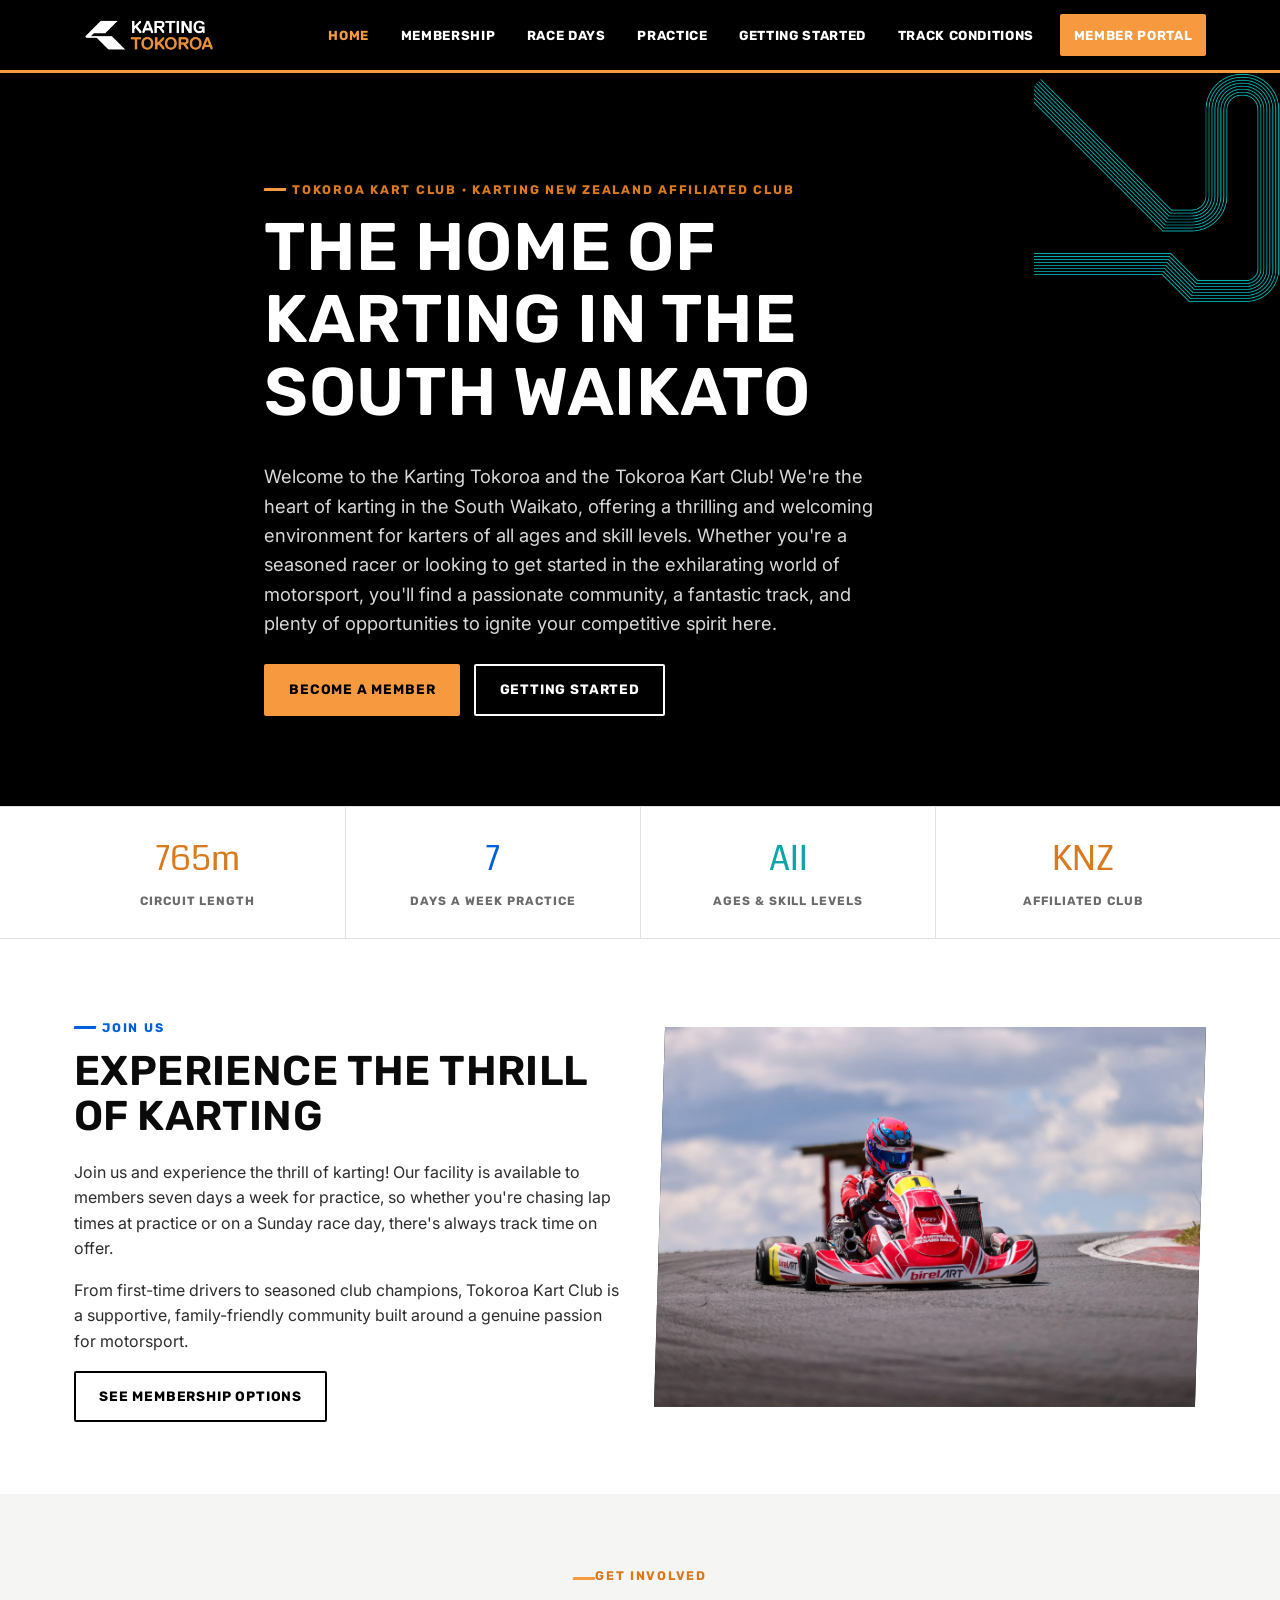
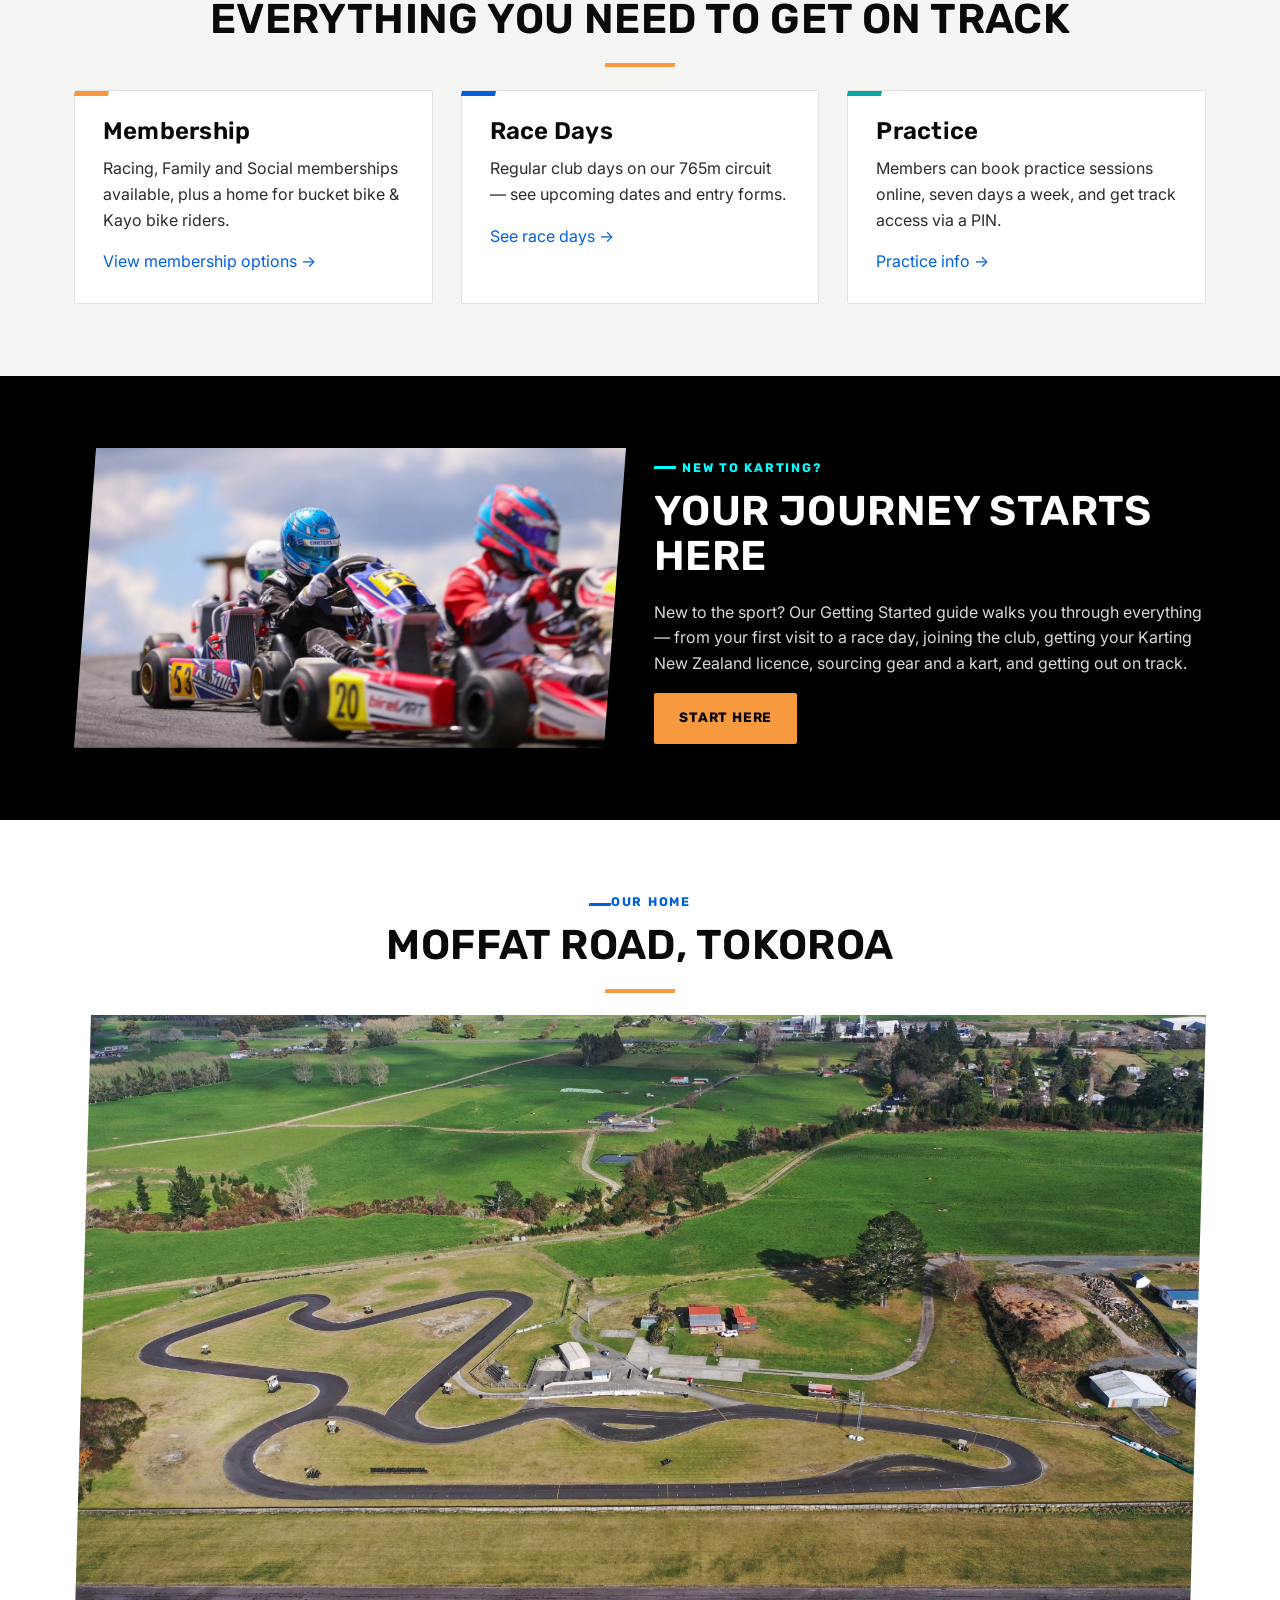
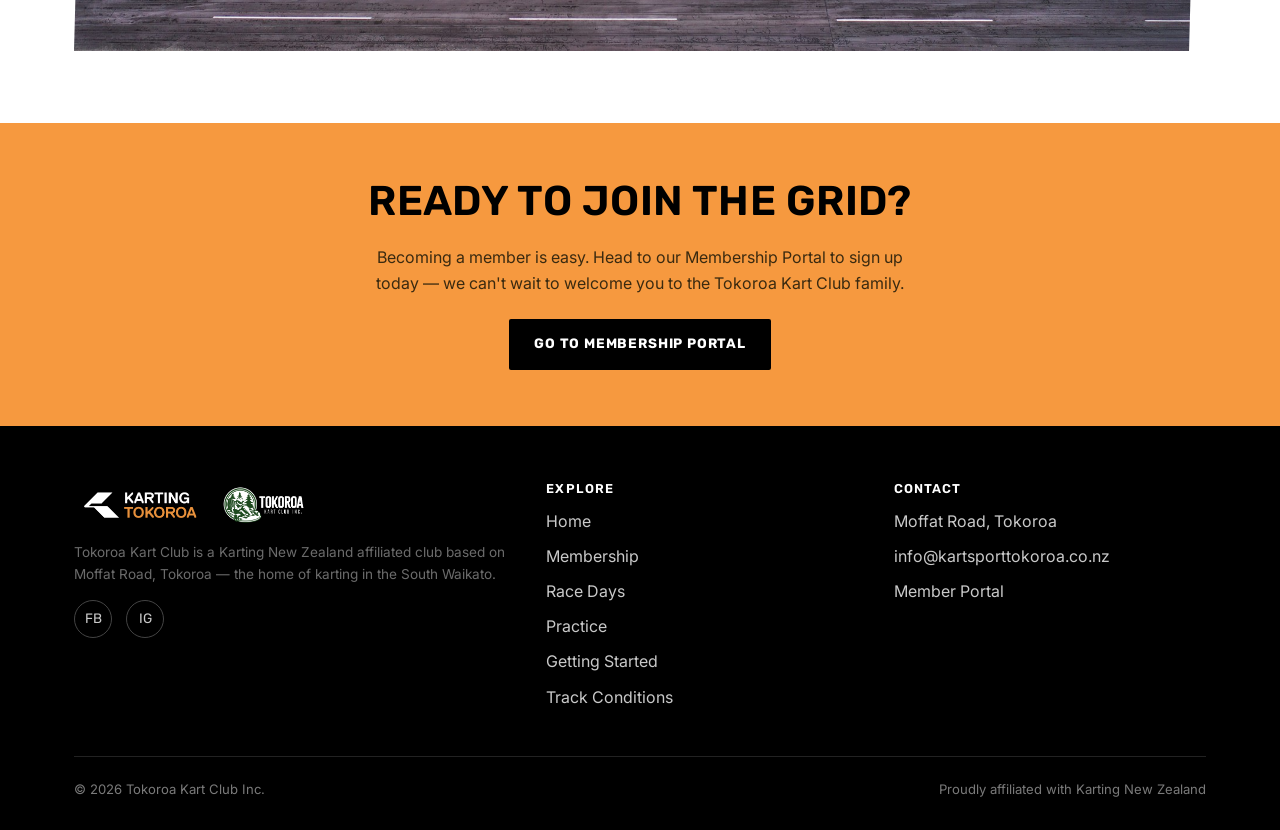
<file: index.html>
<!DOCTYPE html>
<html lang="en">
<!-- Google tag (gtag.js) -->
<script async src="https://www.googletagmanager.com/gtag/js?id=G-GJB2FB5FZM"></script>
<script>
  window.dataLayer = window.dataLayer || [];
  function gtag(){dataLayer.push(arguments);}
  gtag('js', new Date());

  gtag('config', 'G-GJB2FB5FZM');
</script>
<head>
<meta charset="UTF-8">
<meta name="viewport" content="width=device-width, initial-scale=1.0">
<title>Karting Tokoroa | Home of Karting in the South Waikato</title>
<meta name="description" content="Tokoroa Kart Club (KartSport Tokoroa) — a Karting New Zealand affiliated club offering practice 7 days a week and club racing on our 765m circuit in the South Waikato.">
<link rel="icon" type="image/png" sizes="32x32" href="assets/logo/favicon-32.png">
<link rel="icon" type="image/png" sizes="16x16" href="assets/logo/favicon-16.png">
<link rel="apple-touch-icon" href="assets/logo/apple-touch-icon.png">
<link rel="preconnect" href="https://fonts.googleapis.com">
<link rel="preconnect" href="https://fonts.gstatic.com" crossorigin>
<link href="https://fonts.googleapis.com/css2?family=Coda:wght@400;800&family=Rubik:wght@500;600;700;800&family=Inter:wght@400;500;600&display=swap" rel="stylesheet">
<link rel="stylesheet" href="css/style.css">
</head>
<body>

<header class="site-header">
  <div class="wrap">
    <a href="index.html" class="brand-logo"><img src="assets/logo/logo-white-colour.png" alt="Tokoroa Kart Club logo"></a>
    <button class="nav-toggle" aria-label="Toggle menu" aria-expanded="false"><span></span></button>
    <nav class="main-nav">
      <a href="index.html" class="is-active">Home</a>
      <a href="membership.html">Membership</a>
      <a href="race-days.html">Race Days</a>
      <a href="practice.html">Practice</a>
      <a href="getting-started.html">Getting Started</a>
      <a href="track-conditions.html">Track Conditions</a>
      <a href="https://members.kartsporttokoroa.co.nz/" class="btn btn-primary nav-cta" target="_blank" rel="noopener">Member Portal</a>
    </nav>
  </div>
</header>

<main>

  <section class="hero">
    <div class="lines-graphic aqua lines-hero" aria-hidden="true">
      <img src="assets/graphics/knz-line-shape-4.png" alt="">
    </div>
    <div class="wrap">
      <p class="eyebrow">Tokoroa Kart Club &middot; Karting New Zealand Affiliated Club</p>
      <h1>The Home of Karting in the South&nbsp;Waikato</h1>
      <p class="lead">Welcome to the Karting Tokoroa and the Tokoroa Kart Club! We're the heart of karting in the South Waikato, offering a thrilling and welcoming environment for karters of all ages and skill levels. Whether you're a seasoned racer or looking to get started in the exhilarating world of motorsport, you'll find a passionate community, a fantastic track, and plenty of opportunities to ignite your competitive spirit here.</p>
      <div class="hero-actions">
        <a href="membership.html" class="btn btn-primary">Become a Member</a>
        <a href="getting-started.html" class="btn btn-outline">Getting Started</a>
      </div>
    </div>
  </section>

  <div class="stats">
    <div class="wrap" style="display:flex;flex:1;padding:0;">
      <div class="stat"><span class="num">765m</span><span class="label">Circuit Length</span></div>
      <div class="stat"><span class="num">7</span><span class="label">Days a Week Practice</span></div>
      <div class="stat"><span class="num">All</span><span class="label">Ages &amp; Skill Levels</span></div>
      <div class="stat"><span class="num">KNZ</span><span class="label">Affiliated Club</span></div>
    </div>
  </div>

  <section>
    <div class="wrap grid grid-2" style="align-items:center;">
      <div>
        <p class="eyebrow cobalt">Join Us</p>
        <h2>Experience the Thrill of Karting</h2>
        <p>Join us and experience the thrill of karting! Our facility is available to members seven days a week for practice, so whether you're chasing lap times at practice or on a Sunday race day, there's always track time on offer.</p>
        <p>From first-time drivers to seasoned club champions, Tokoroa Kart Club is a supportive, family-friendly community built around a genuine passion for motorsport.</p>
        <a href="membership.html" class="btn btn-outline-dark">See Membership Options</a>
      </div>
      <div class="img-box wide has-photo">
        <img src="assets/photos/track-action-1.webp" alt="A red BirelART kart cornering hard on the Tokoroa circuit during a club race day.">
      </div>
    </div>
  </section>

  <section class="section-alt">
    <div class="wrap">
      <p class="eyebrow text-center" style="display:block;text-align:center;">Get Involved</p>
      <h2 class="text-center">Everything You Need to Get On Track</h2>
      <div class="divider-line"></div>
      <div class="grid grid-3">
        <div class="card">
          <h3>Membership</h3>
          <p>Racing, Family and Social memberships available, plus a home for bucket bike &amp; Kayo bike riders.</p>
          <a href="membership.html">View membership options &rarr;</a>
        </div>
        <div class="card">
          <h3>Race Days</h3>
          <p>Regular club days on our 765m circuit — see upcoming dates and entry forms.</p>
          <a href="race-days.html">See race days &rarr;</a>
        </div>
        <div class="card">
          <h3>Practice</h3>
          <p>Members can book practice sessions online, seven days a week, and get track access via a PIN.</p>
          <a href="practice.html">Practice info &rarr;</a>
        </div>
      </div>
    </div>
  </section>

  <section class="section-dark">
    <div class="wrap grid grid-2" style="align-items:center;">
      <div class="img-box medium has-photo">
        <img src="assets/photos/track-action-2.webp" alt="A pack of karts running nose-to-tail through a corner, led by a driver in a blue helmet.">
      </div>
      <div>
        <p class="eyebrow aqua">New to Karting?</p>
        <h2>Your Journey Starts Here</h2>
        <p>New to the sport? Our Getting Started guide walks you through everything — from your first visit to a race day, joining the club, getting your Karting New Zealand licence, sourcing gear and a kart, and getting out on track.</p>
        <a href="getting-started.html" class="btn btn-primary">Start Here</a>
      </div>
    </div>
  </section>

  <section>
    <div class="wrap">
      <p class="eyebrow cobalt text-center" style="display:block;text-align:center;">Our Home</p>
      <h2 class="text-center">Moffat Road, Tokoroa</h2>
      <div class="divider-line"></div>
      <div class="aerial-photo">
        <img src="assets/photos/track-aerial.jpg" alt="Aerial view of the Tokoroa Kart Club circuit and clubrooms on Moffat Road, Tokoroa.">
      </div>
    </div>
  </section>

  <section class="cta-band">
    <div class="wrap">
      <h2>Ready to Join the Grid?</h2>
      <p>Becoming a member is easy. Head to our Membership Portal to sign up today — we can't wait to welcome you to the Tokoroa Kart Club family.</p>
      <a href="https://members.kartsporttokoroa.co.nz/" class="btn btn-dark" target="_blank" rel="noopener">Go to Membership Portal</a>
    </div>
  </section>

</main>

<footer class="site-footer">
  <div class="wrap">
    <div class="footer-grid">
      <div>
        <a href="index.html" class="brand-logo">
          <img src="assets/logo/logo-white-colour.png" alt="Tokoroa Kart Club logo">
          <img src="assets/logo/tokoroa-kart-club-inc-logo.png" alt="Tokoroa Kart Club Inc. crest logo" class="club-inc-logo">
        </a>
        <p class="small">Tokoroa Kart Club is a Karting New Zealand affiliated club based on Moffat Road, Tokoroa — the home of karting in the South Waikato.</p>
        <div class="social-row">
          <a href="https://www.facebook.com/profile.php?id=100057629170477" target="_blank" rel="noopener" aria-label="Facebook">FB</a>
          <a href="https://instagram.com/kartsporttokoroa" target="_blank" rel="noopener" aria-label="Instagram">IG</a>
        </div>
      </div>
      <div>
        <h4>Explore</h4>
        <ul class="footer-links">
          <li><a href="index.html">Home</a></li>
          <li><a href="membership.html">Membership</a></li>
          <li><a href="race-days.html">Race Days</a></li>
          <li><a href="practice.html">Practice</a></li>
          <li><a href="getting-started.html">Getting Started</a></li>
          <li><a href="track-conditions.html">Track Conditions</a></li>
        </ul>
      </div>
      <div>
        <h4>Contact</h4>
        <ul class="footer-links">
          <li>Moffat Road, Tokoroa</li>
          <li><a href="mailto:info@kartsporttokoroa.co.nz">info@kartsporttokoroa.co.nz</a></li>
          <li><a href="https://members.kartsporttokoroa.co.nz/" target="_blank" rel="noopener">Member Portal</a></li>
        </ul>
      </div>
    </div>
    <div class="footer-bottom">
      <span>&copy; <span id="year">2026</span> Tokoroa Kart Club Inc.</span>
      <span>Proudly affiliated with Karting New Zealand</span>
    </div>
  </div>
</footer>

<script src="js/main.js"></script>
</body>
</html>
</file>
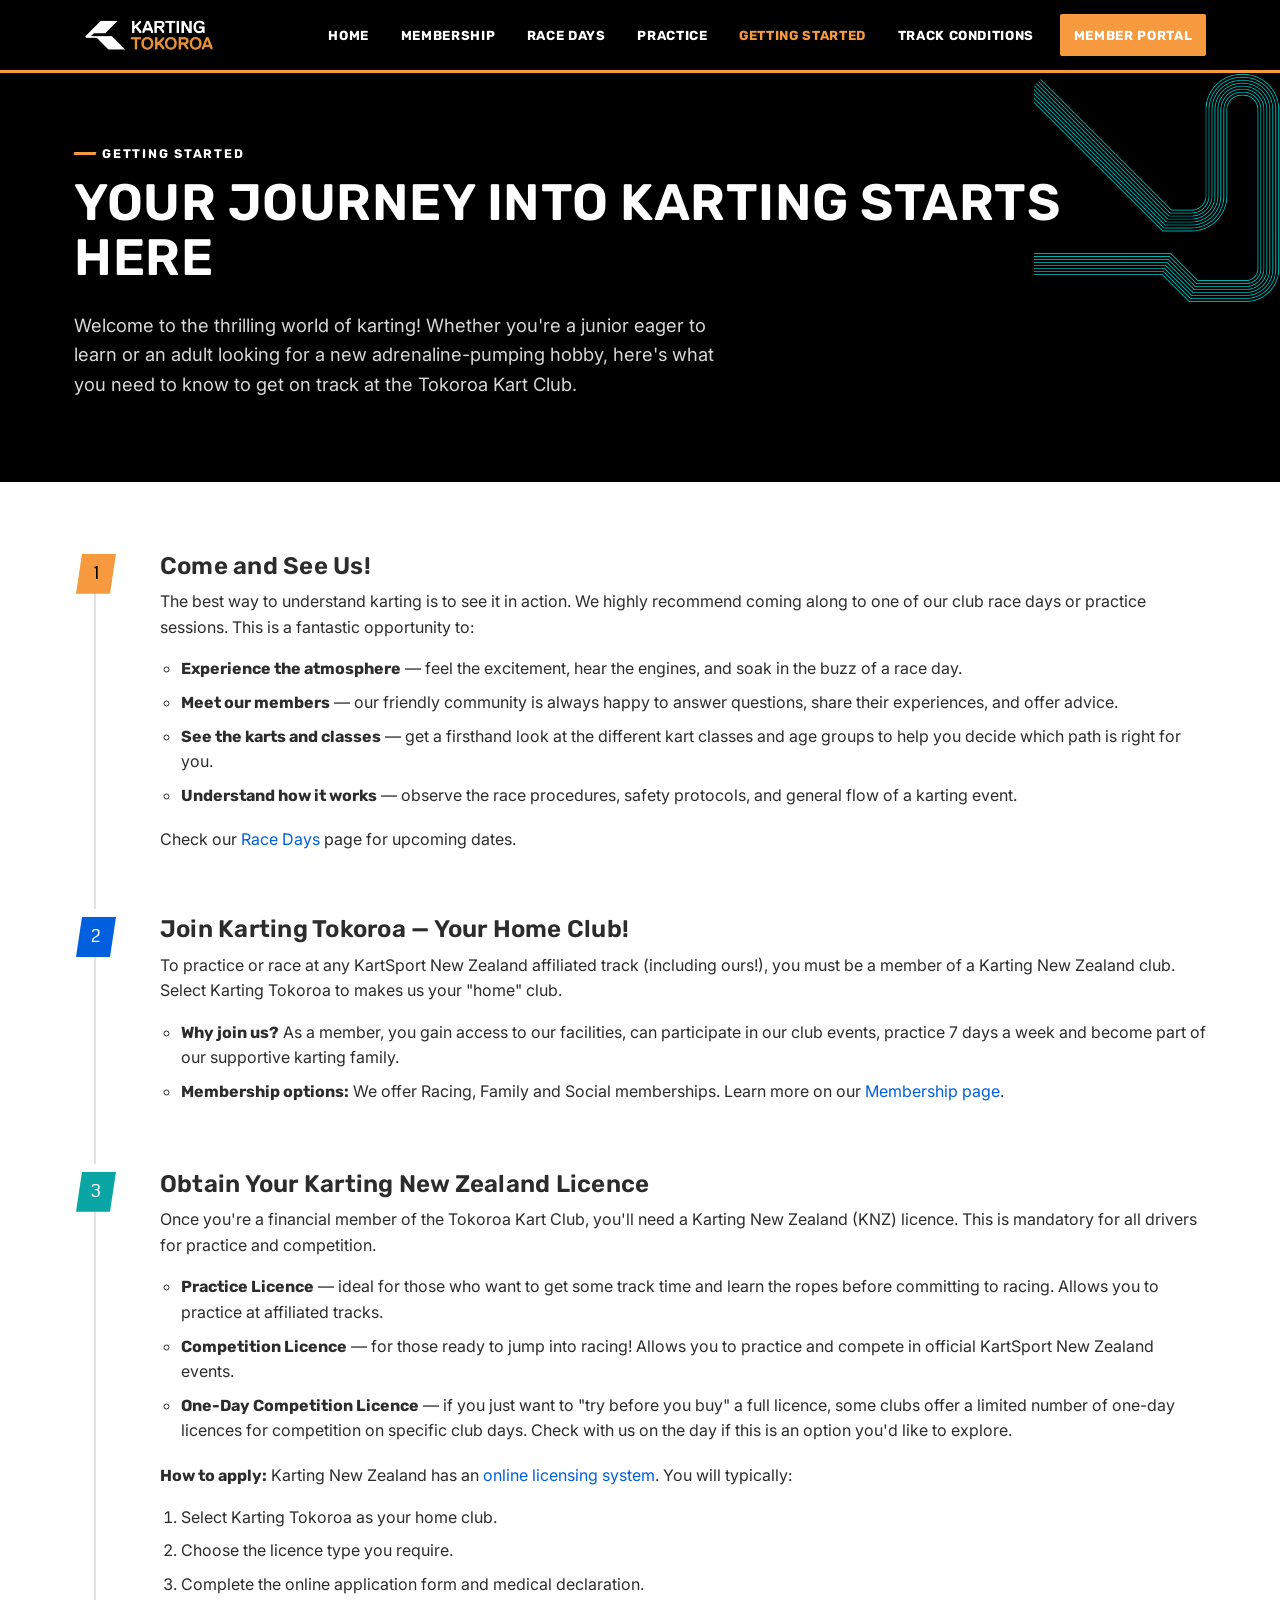
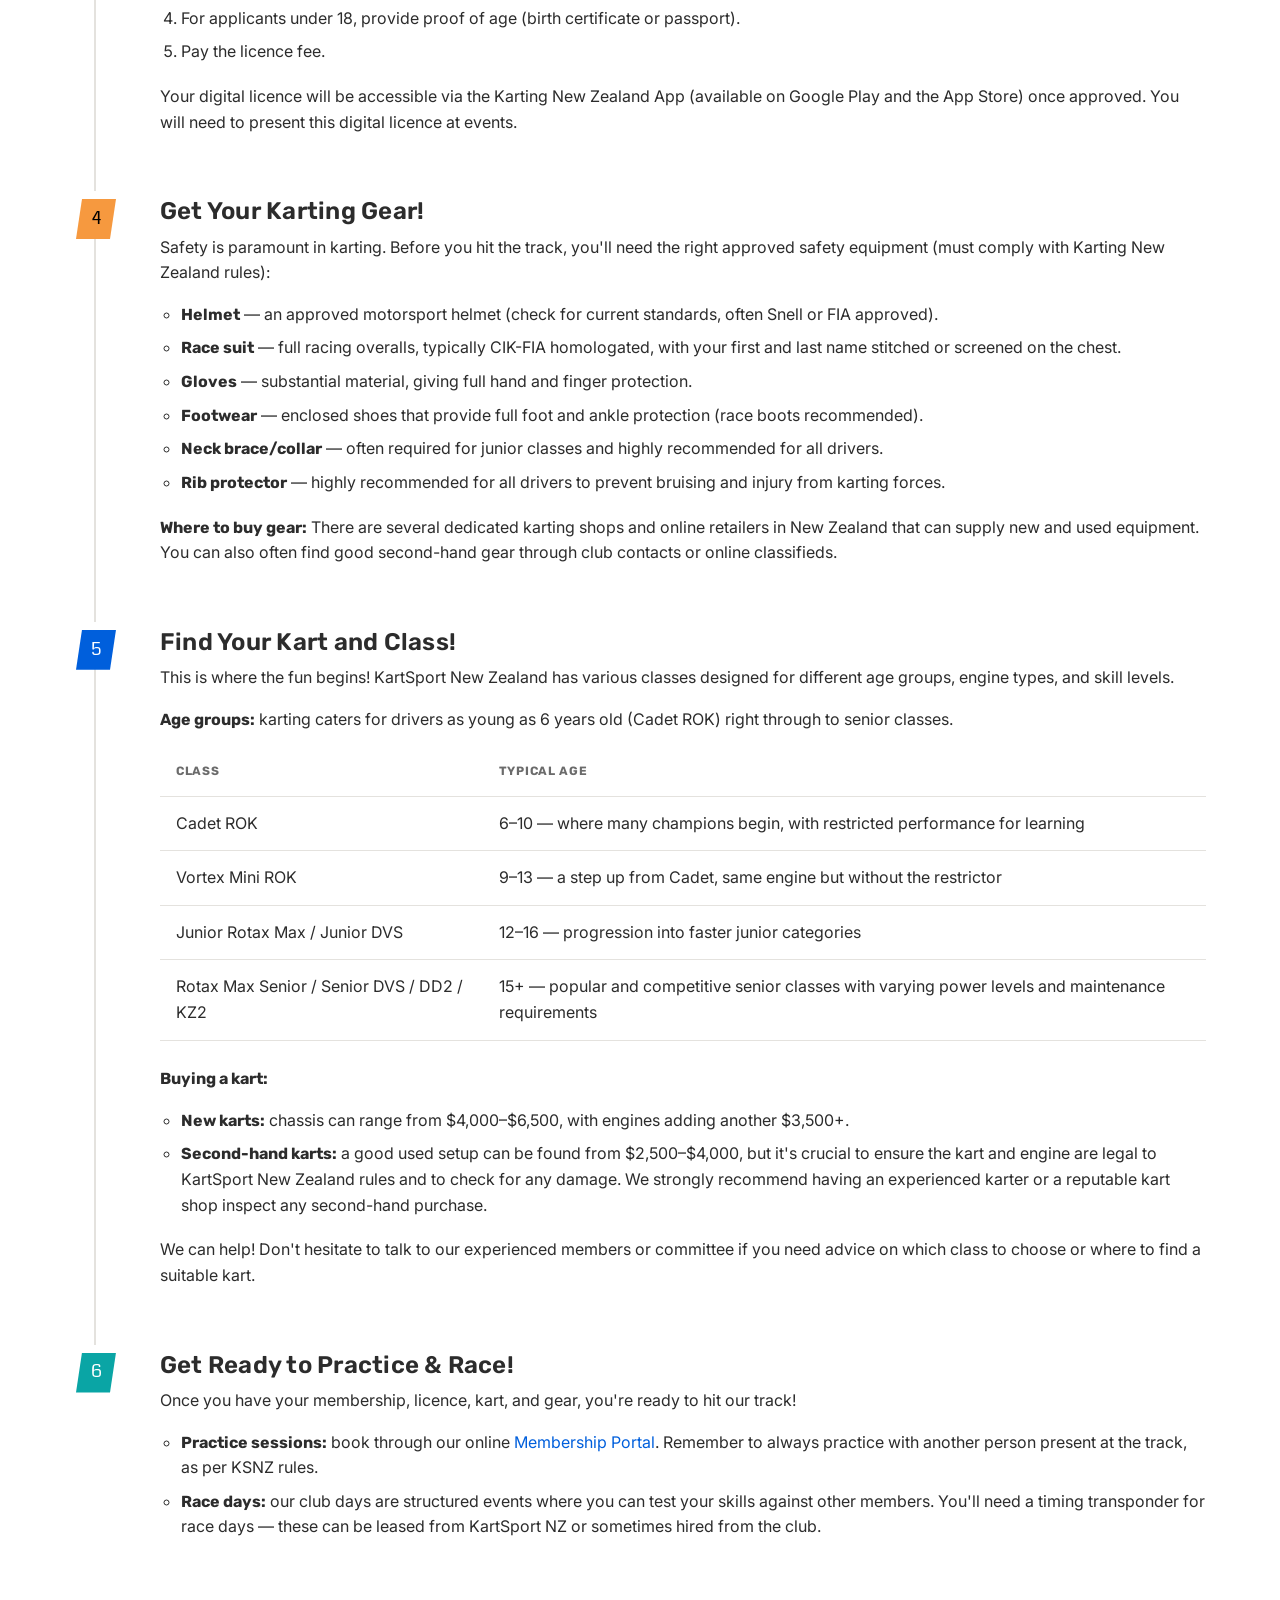
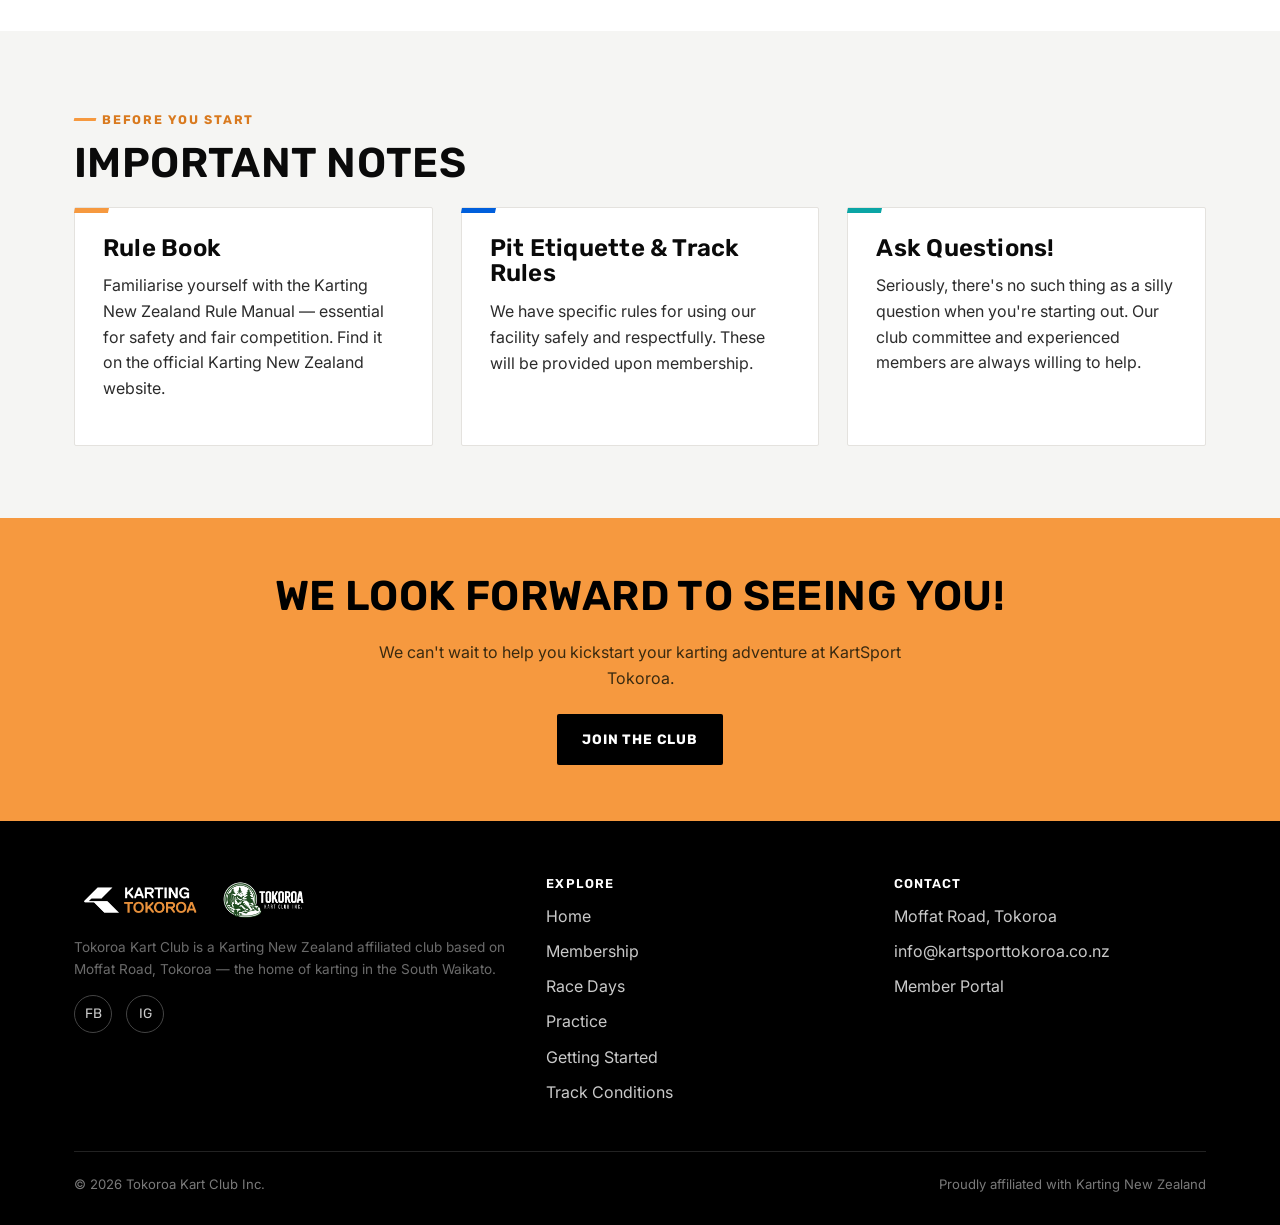
<file: getting-started.html>
<!DOCTYPE html>
<html lang="en">
<!-- Google tag (gtag.js) -->
<script async src="https://www.googletagmanager.com/gtag/js?id=G-GJB2FB5FZM"></script>
<script>
  window.dataLayer = window.dataLayer || [];
  function gtag(){dataLayer.push(arguments);}
  gtag('js', new Date());

  gtag('config', 'G-GJB2FB5FZM');
</script>
<head>
<meta charset="UTF-8">
<meta name="viewport" content="width=device-width, initial-scale=1.0">
<title>Getting Started | Tokoroa Kart Club</title>
<meta name="description" content="New to karting? Here's how to get started at the Tokoroa Kart Club — from your first visit through to licensing, gear, kart classes and your first race.">
<link rel="icon" type="image/png" sizes="32x32" href="assets/logo/favicon-32.png">
<link rel="icon" type="image/png" sizes="16x16" href="assets/logo/favicon-16.png">
<link rel="apple-touch-icon" href="assets/logo/apple-touch-icon.png">
<link rel="preconnect" href="https://fonts.googleapis.com">
<link rel="preconnect" href="https://fonts.gstatic.com" crossorigin>
<link href="https://fonts.googleapis.com/css2?family=Coda:wght@400;800&family=Rubik:wght@500;600;700;800&family=Inter:wght@400;500;600&display=swap" rel="stylesheet">
<link rel="stylesheet" href="css/style.css">
</head>
<body>

<header class="site-header">
  <div class="wrap">
    <a href="index.html" class="brand-logo"><img src="assets/logo/logo-white-colour.png" alt="Tokoroa Kart Club logo"></a>
    <button class="nav-toggle" aria-label="Toggle menu" aria-expanded="false"><span></span></button>
    <nav class="main-nav">
      <a href="index.html">Home</a>
      <a href="membership.html">Membership</a>
      <a href="race-days.html">Race Days</a>
      <a href="practice.html">Practice</a>
      <a href="getting-started.html" class="is-active">Getting Started</a>
      <a href="track-conditions.html">Track Conditions</a>
      <a href="https://members.kartsporttokoroa.co.nz/" class="btn btn-primary nav-cta" target="_blank" rel="noopener">Member Portal</a>
    </nav>
  </div>
</header>

<main>

  <section class="hero-sub">
    <div class="lines-graphic aqua lines-hero-sub" aria-hidden="true">
      <img src="assets/graphics/knz-line-shape-4.png" alt="">
    </div>
    <div class="wrap">
      <p class="eyebrow">Getting Started</p>
      <h1>Your Journey Into Karting Starts Here</h1>
      <p class="lead">Welcome to the thrilling world of karting! Whether you're a junior eager to learn or an adult looking for a new adrenaline-pumping hobby, here's what you need to know to get on track at the Tokoroa Kart Club.</p>
    </div>
  </section>

  <section>
    <div class="wrap">
      <ol class="steps">

        <li class="step">
          <h3>Come and See Us!</h3>
          <p>The best way to understand karting is to see it in action. We highly recommend coming along to one of our club race days or practice sessions. This is a fantastic opportunity to:</p>
          <ul>
            <li><strong>Experience the atmosphere</strong> — feel the excitement, hear the engines, and soak in the buzz of a race day.</li>
            <li><strong>Meet our members</strong> — our friendly community is always happy to answer questions, share their experiences, and offer advice.</li>
            <li><strong>See the karts and classes</strong> — get a firsthand look at the different kart classes and age groups to help you decide which path is right for you.</li>
            <li><strong>Understand how it works</strong> — observe the race procedures, safety protocols, and general flow of a karting event.</li>
          </ul>
          <p>Check our <a href="race-days.html">Race Days</a> page for upcoming dates.</p>
        </li>

        <li class="step">
          <h3>Join Karting Tokoroa &mdash; Your Home Club!</h3>
          <p>To practice or race at any KartSport New Zealand affiliated track (including ours!), you must be a member of a Karting New Zealand club. Select Karting Tokoroa to makes us your "home" club.</p>
          <ul>
            <li><strong>Why join us?</strong> As a member, you gain access to our facilities, can participate in our club events, practice 7 days a week and become part of our supportive karting family.</li>
            <li><strong>Membership options:</strong> We offer Racing, Family and Social memberships. Learn more on our <a href="membership.html">Membership page</a>.</li>
          </ul>
        </li>

        <li class="step">
          <h3>Obtain Your Karting New Zealand Licence</h3>
          <p>Once you're a financial member of the Tokoroa Kart Club, you'll need a Karting New Zealand (KNZ) licence. This is mandatory for all drivers for practice and competition.</p>
          <ul>
            <li><strong>Practice Licence</strong> — ideal for those who want to get some track time and learn the ropes before committing to racing. Allows you to practice at affiliated tracks.</li>
            <li><strong>Competition Licence</strong> — for those ready to jump into racing! Allows you to practice and compete in official KartSport New Zealand events.</li>
            <li><strong>One-Day Competition Licence</strong> — if you just want to "try before you buy" a full licence, some clubs offer a limited number of one-day licences for competition on specific club days. Check with us on the day if this is an option you'd like to explore.</li>
          </ul>
          <p><strong>How to apply:</strong> Karting New Zealand has an <a href="https://www.sporty.co.nz/viewform/365367" target="_blank" rel="noopener">online licensing system</a>. You will typically:</p>
          <ol>
            <li>Select Karting Tokoroa as your home club.</li>
            <li>Choose the licence type you require.</li>
            <li>Complete the online application form and medical declaration.</li>
            <li>For applicants under 18, provide proof of age (birth certificate or passport).</li>
            <li>Pay the licence fee.</li>
          </ol>
          <p>Your digital licence will be accessible via the Karting New Zealand App (available on Google Play and the App Store) once approved. You will need to present this digital licence at events.</p>
        </li>

        <li class="step">
          <h3>Get Your Karting Gear!</h3>
          <p>Safety is paramount in karting. Before you hit the track, you'll need the right approved safety equipment (must comply with Karting New Zealand rules):</p>
          <ul>
            <li><strong>Helmet</strong> — an approved motorsport helmet (check for current standards, often Snell or FIA approved).</li>
            <li><strong>Race suit</strong> — full racing overalls, typically CIK-FIA homologated, with your first and last name stitched or screened on the chest.</li>
            <li><strong>Gloves</strong> — substantial material, giving full hand and finger protection.</li>
            <li><strong>Footwear</strong> — enclosed shoes that provide full foot and ankle protection (race boots recommended).</li>
            <li><strong>Neck brace/collar</strong> — often required for junior classes and highly recommended for all drivers.</li>
            <li><strong>Rib protector</strong> — highly recommended for all drivers to prevent bruising and injury from karting forces.</li>
          </ul>
          <p><strong>Where to buy gear:</strong> There are several dedicated karting shops and online retailers in New Zealand that can supply new and used equipment. You can also often find good second-hand gear through club contacts or online classifieds.</p>
        </li>

        <li class="step">
          <h3>Find Your Kart and Class!</h3>
          <p>This is where the fun begins! KartSport New Zealand has various classes designed for different age groups, engine types, and skill levels.</p>
          <p><strong>Age groups:</strong> karting caters for drivers as young as 6 years old (Cadet ROK) right through to senior classes.</p>
          <table>
            <thead><tr><th>Class</th><th>Typical Age</th></tr></thead>
            <tbody>
              <tr><td>Cadet ROK</td><td>6&ndash;10 &mdash; where many champions begin, with restricted performance for learning</td></tr>
              <tr><td>Vortex Mini ROK</td><td>9&ndash;13 &mdash; a step up from Cadet, same engine but without the restrictor</td></tr>
              <tr><td>Junior Rotax Max / Junior DVS</td><td>12&ndash;16 &mdash; progression into faster junior categories</td></tr>
              <tr><td>Rotax Max Senior / Senior DVS / DD2 / KZ2</td><td>15+ &mdash; popular and competitive senior classes with varying power levels and maintenance requirements</td></tr>
            </tbody>
          </table>
          <p><strong>Buying a kart:</strong></p>
          <ul>
            <li><strong>New karts:</strong> chassis can range from $4,000&ndash;$6,500, with engines adding another $3,500+.</li>
            <li><strong>Second-hand karts:</strong> a good used setup can be found from $2,500&ndash;$4,000, but it's crucial to ensure the kart and engine are legal to KartSport New Zealand rules and to check for any damage. We strongly recommend having an experienced karter or a reputable kart shop inspect any second-hand purchase.</li>
          </ul>
          <p>We can help! Don't hesitate to talk to our experienced members or committee if you need advice on which class to choose or where to find a suitable kart.</p>
        </li>

        <li class="step">
          <h3>Get Ready to Practice &amp; Race!</h3>
          <p>Once you have your membership, licence, kart, and gear, you're ready to hit our track!</p>
          <ul>
            <li><strong>Practice sessions:</strong> book through our online <a href="https://members.kartsporttokoroa.co.nz/" target="_blank" rel="noopener">Membership Portal</a>. Remember to always practice with another person present at the track, as per KSNZ rules.</li>
            <li><strong>Race days:</strong> our club days are structured events where you can test your skills against other members. You'll need a timing transponder for race days — these can be leased from KartSport NZ or sometimes hired from the club.</li>
          </ul>
        </li>

      </ol>
    </div>
  </section>

  <section class="section-alt">
    <div class="wrap">
      <p class="eyebrow">Before You Start</p>
      <h2>Important Notes</h2>
      <div class="grid grid-3">
        <div class="card">
          <h3>Rule Book</h3>
          <p>Familiarise yourself with the Karting New Zealand Rule Manual — essential for safety and fair competition. Find it on the official Karting New Zealand website.</p>
        </div>
        <div class="card">
          <h3>Pit Etiquette &amp; Track Rules</h3>
          <p>We have specific rules for using our facility safely and respectfully. These will be provided upon membership.</p>
        </div>
        <div class="card">
          <h3>Ask Questions!</h3>
          <p>Seriously, there's no such thing as a silly question when you're starting out. Our club committee and experienced members are always willing to help.</p>
        </div>
      </div>
    </div>
  </section>

  <section class="cta-band">
    <div class="wrap">
      <h2>We Look Forward to Seeing You!</h2>
      <p>We can't wait to help you kickstart your karting adventure at KartSport Tokoroa.</p>
      <a href="membership.html" class="btn btn-dark">Join the Club</a>
    </div>
  </section>

</main>

<footer class="site-footer">
  <div class="wrap">
    <div class="footer-grid">
      <div>
        <a href="index.html" class="brand-logo">
          <img src="assets/logo/logo-white-colour.png" alt="Tokoroa Kart Club logo">
          <img src="assets/logo/tokoroa-kart-club-inc-logo.png" alt="Tokoroa Kart Club Inc. crest logo" class="club-inc-logo">
        </a>
        <p class="small">Tokoroa Kart Club is a Karting New Zealand affiliated club based on Moffat Road, Tokoroa — the home of karting in the South Waikato.</p>
        <div class="social-row">
          <a href="https://www.facebook.com/profile.php?id=100057629170477" target="_blank" rel="noopener" aria-label="Facebook">FB</a>
          <a href="https://instagram.com/kartsporttokoroa" target="_blank" rel="noopener" aria-label="Instagram">IG</a>
        </div>
      </div>
      <div>
        <h4>Explore</h4>
        <ul class="footer-links">
          <li><a href="index.html">Home</a></li>
          <li><a href="membership.html">Membership</a></li>
          <li><a href="race-days.html">Race Days</a></li>
          <li><a href="practice.html">Practice</a></li>
          <li><a href="getting-started.html">Getting Started</a></li>
          <li><a href="track-conditions.html">Track Conditions</a></li>
        </ul>
      </div>
      <div>
        <h4>Contact</h4>
        <ul class="footer-links">
          <li>Moffat Road, Tokoroa</li>
          <li><a href="mailto:info@kartsporttokoroa.co.nz">info@kartsporttokoroa.co.nz</a></li>
          <li><a href="https://members.kartsporttokoroa.co.nz/" target="_blank" rel="noopener">Member Portal</a></li>
        </ul>
      </div>
    </div>
    <div class="footer-bottom">
      <span>&copy; <span id="year">2026</span> Tokoroa Kart Club Inc.</span>
      <span>Proudly affiliated with Karting New Zealand</span>
    </div>
  </div>
</footer>

<script src="js/main.js"></script>
</body>
</html>
</file>
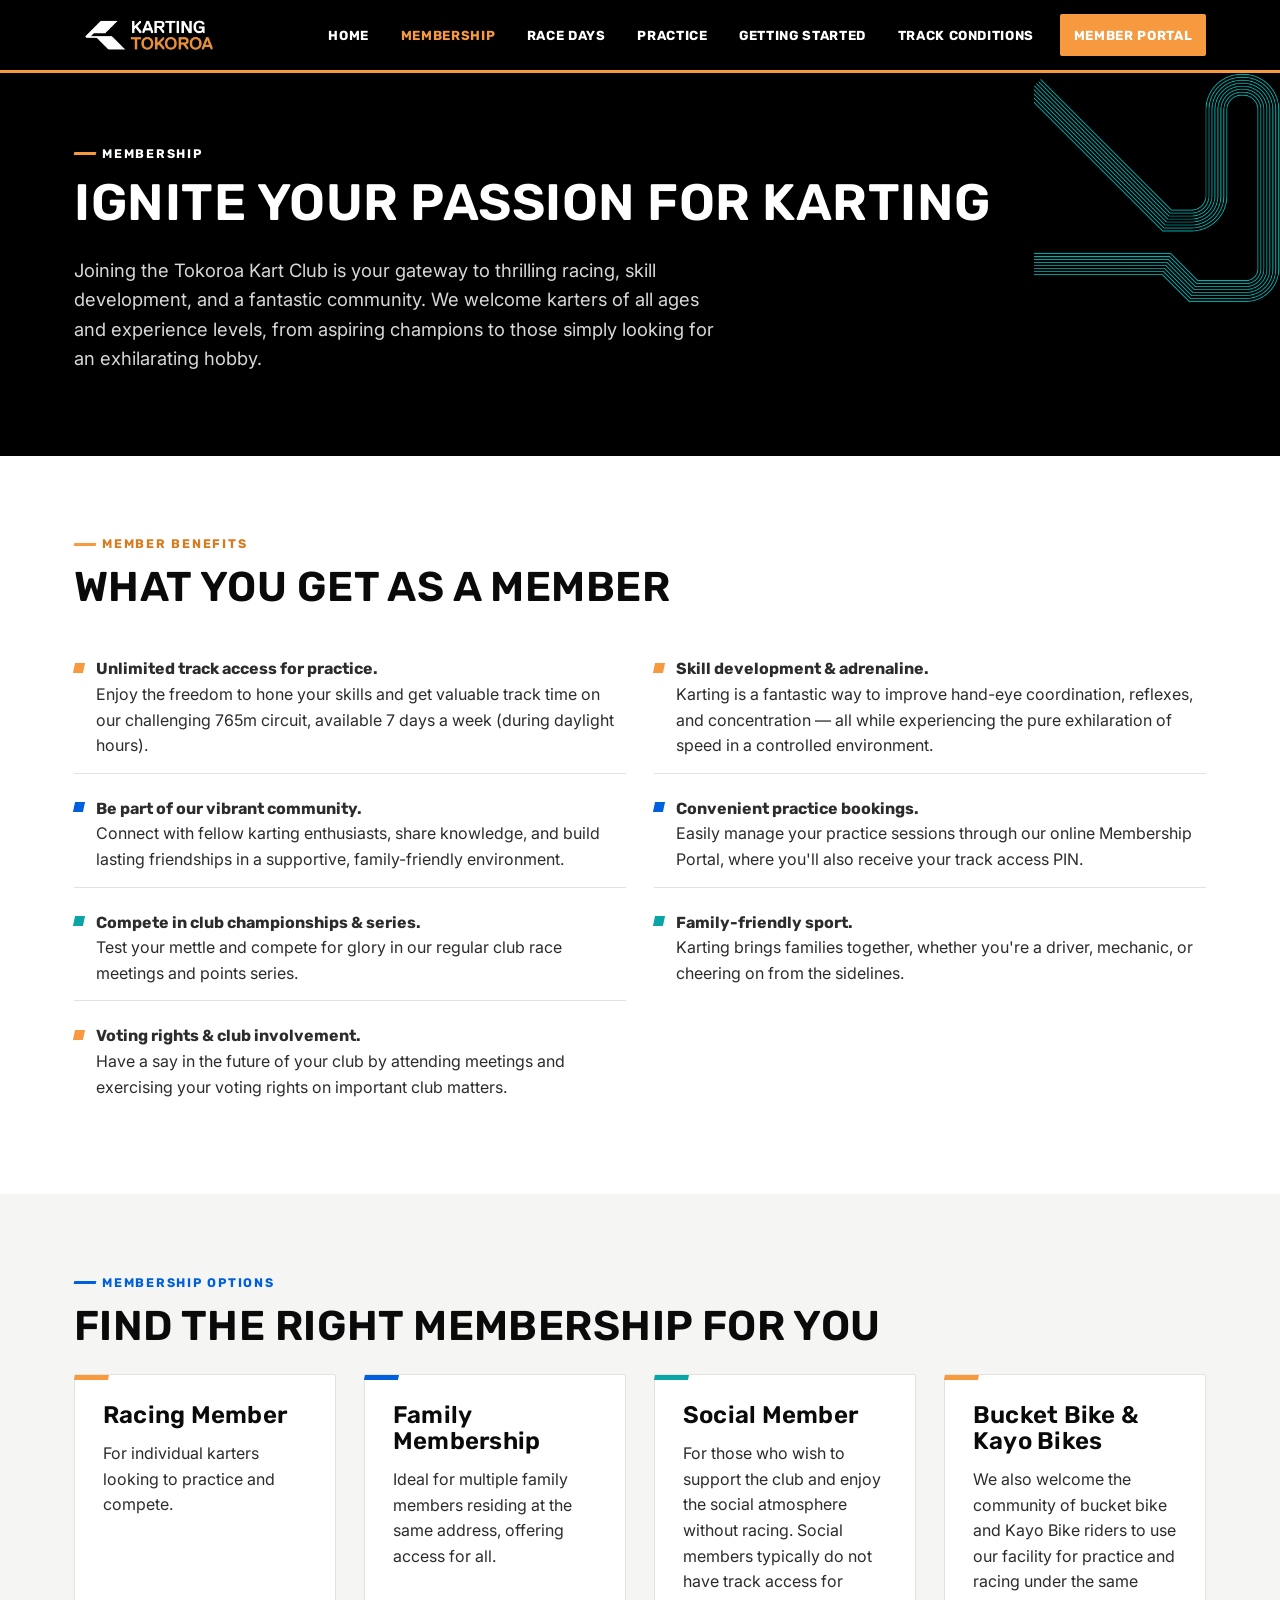
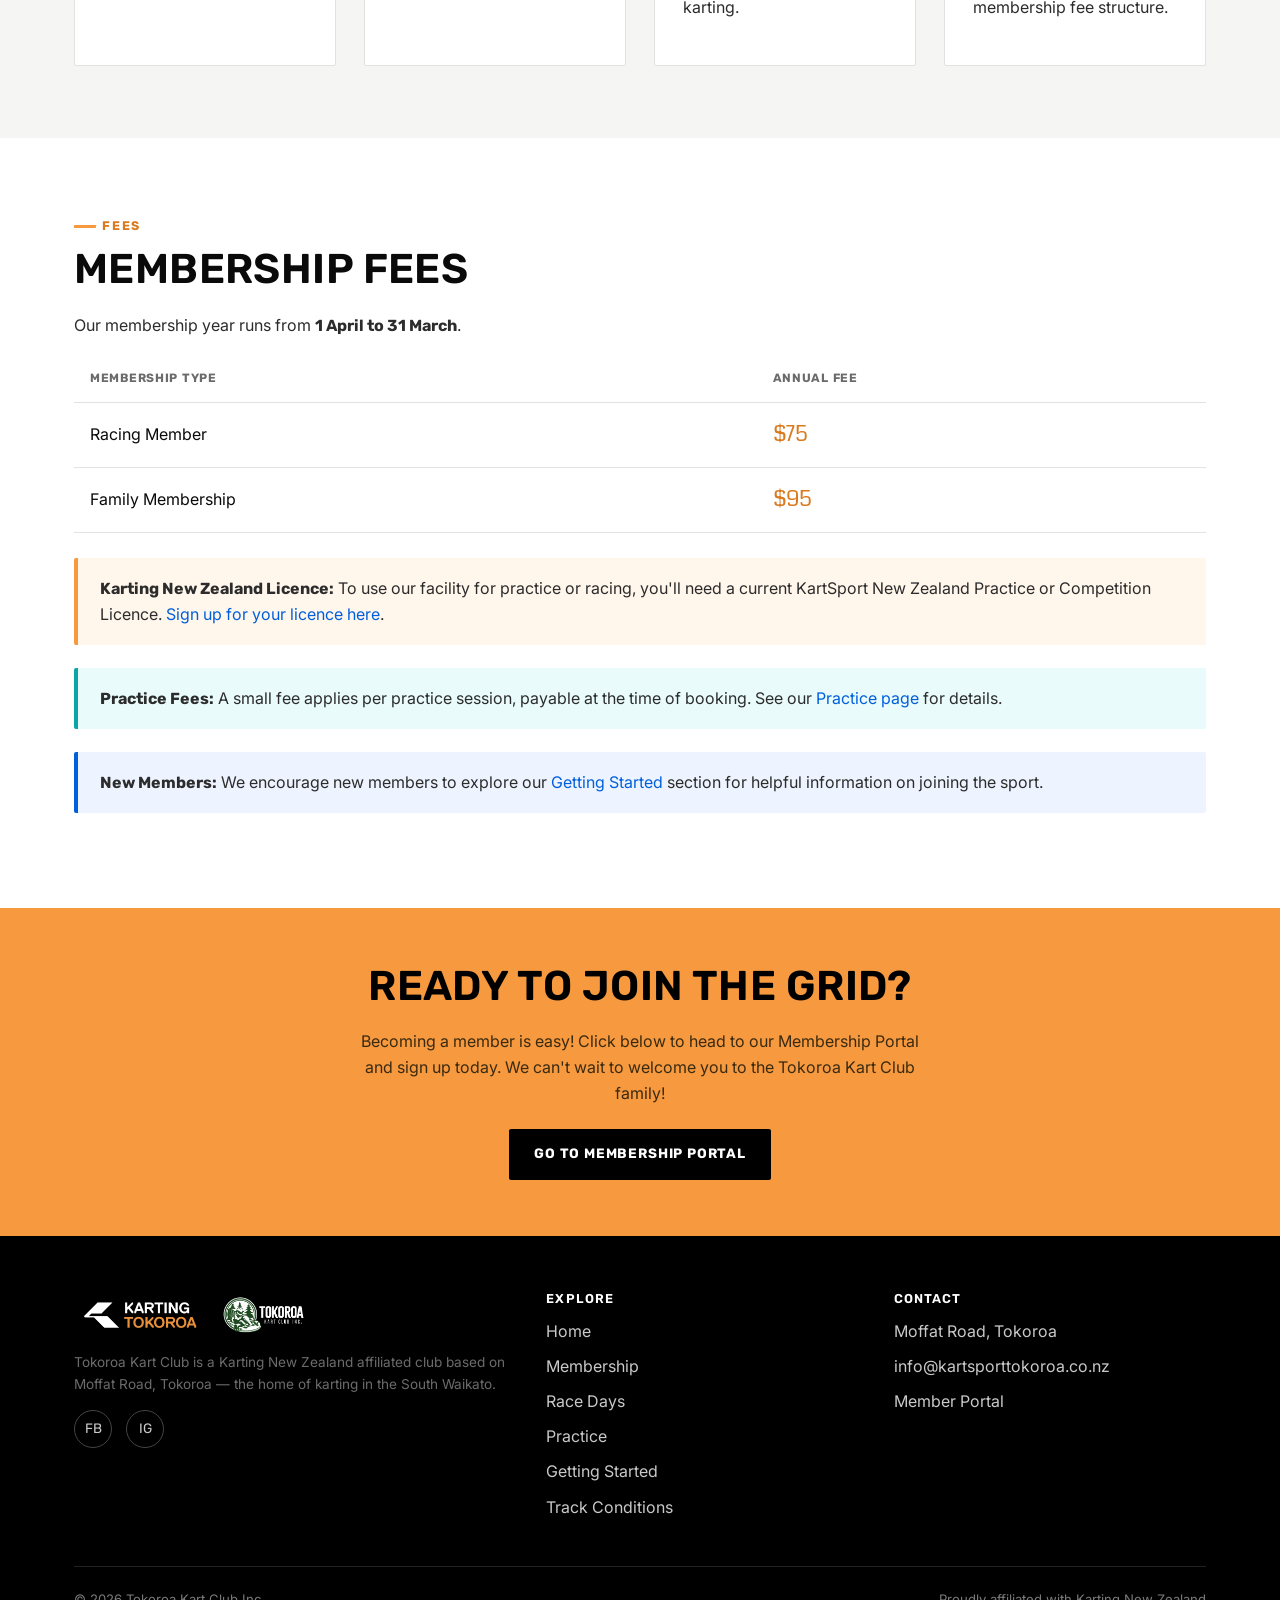
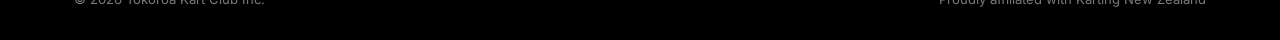
<file: membership.html>
<!DOCTYPE html>
<html lang="en">
<!-- Google tag (gtag.js) -->
<script async src="https://www.googletagmanager.com/gtag/js?id=G-GJB2FB5FZM"></script>
<script>
  window.dataLayer = window.dataLayer || [];
  function gtag(){dataLayer.push(arguments);}
  gtag('js', new Date());

  gtag('config', 'G-GJB2FB5FZM');
</script>
<head>
<meta charset="UTF-8">
<meta name="viewport" content="width=device-width, initial-scale=1.0">
<title>Membership | Tokoroa Kart Club</title>
<meta name="description" content="Join the Tokoroa Kart Club. Racing, Family and Social memberships available, plus unlimited practice access on our 765m circuit.">
<link rel="icon" type="image/png" sizes="32x32" href="assets/logo/favicon-32.png">
<link rel="icon" type="image/png" sizes="16x16" href="assets/logo/favicon-16.png">
<link rel="apple-touch-icon" href="assets/logo/apple-touch-icon.png">
<link rel="preconnect" href="https://fonts.googleapis.com">
<link rel="preconnect" href="https://fonts.gstatic.com" crossorigin>
<link href="https://fonts.googleapis.com/css2?family=Coda:wght@400;800&family=Rubik:wght@500;600;700;800&family=Inter:wght@400;500;600&display=swap" rel="stylesheet">
<link rel="stylesheet" href="css/style.css">
</head>
<body>

<header class="site-header">
  <div class="wrap">
    <a href="index.html" class="brand-logo"><img src="assets/logo/logo-white-colour.png" alt="Tokoroa Kart Club logo"></a>
    <button class="nav-toggle" aria-label="Toggle menu" aria-expanded="false"><span></span></button>
    <nav class="main-nav">
      <a href="index.html">Home</a>
      <a href="membership.html" class="is-active">Membership</a>
      <a href="race-days.html">Race Days</a>
      <a href="practice.html">Practice</a>
      <a href="getting-started.html">Getting Started</a>
      <a href="track-conditions.html">Track Conditions</a>
      <a href="https://members.kartsporttokoroa.co.nz/" class="btn btn-primary nav-cta" target="_blank" rel="noopener">Member Portal</a>
    </nav>
  </div>
</header>

<main>

  <section class="hero-sub">
    <div class="lines-graphic aqua lines-hero-sub" aria-hidden="true">
      <img src="assets/graphics/knz-line-shape-4.png" alt="">
    </div>
    <div class="wrap">
      <p class="eyebrow">Membership</p>
      <h1>Ignite Your Passion for Karting</h1>
      <p class="lead">Joining the Tokoroa Kart Club is your gateway to thrilling racing, skill development, and a fantastic community. We welcome karters of all ages and experience levels, from aspiring champions to those simply looking for an exhilarating hobby.</p>
    </div>
  </section>

  <section>
    <div class="wrap">
      <p class="eyebrow">Member Benefits</p>
      <h2>What You Get as a Member</h2>
      <div class="grid grid-2" style="margin-top:2em;">
        <ul class="card-list">
          <li><div><strong>Unlimited track access for practice.</strong><br>Enjoy the freedom to hone your skills and get valuable track time on our challenging 765m circuit, available 7 days a week (during daylight hours).</div></li>
          <li><div><strong>Be part of our vibrant community.</strong><br>Connect with fellow karting enthusiasts, share knowledge, and build lasting friendships in a supportive, family-friendly environment.</div></li>
          <li><div><strong>Compete in club championships &amp; series.</strong><br>Test your mettle and compete for glory in our regular club race meetings and points series.</div></li>
          <li><div><strong>Voting rights &amp; club involvement.</strong><br>Have a say in the future of your club by attending meetings and exercising your voting rights on important club matters.</div></li>
        </ul>
        <ul class="card-list">
          <li><div><strong>Skill development &amp; adrenaline.</strong><br>Karting is a fantastic way to improve hand-eye coordination, reflexes, and concentration — all while experiencing the pure exhilaration of speed in a controlled environment.</div></li>
          <li><div><strong>Convenient practice bookings.</strong><br>Easily manage your practice sessions through our online Membership Portal, where you'll also receive your track access PIN.</div></li>
          <li><div><strong>Family-friendly sport.</strong><br>Karting brings families together, whether you're a driver, mechanic, or cheering on from the sidelines.</div></li>
        </ul>
      </div>
    </div>
  </section>

  <section class="section-alt">
    <div class="wrap">
      <p class="eyebrow cobalt">Membership Options</p>
      <h2>Find the Right Membership for You</h2>
      <div class="grid grid-4" style="margin-top:1.6em;">
        <div class="card">
          <h3>Racing Member</h3>
          <p>For individual karters looking to practice and compete.</p>
        </div>
        <div class="card">
          <h3>Family Membership</h3>
          <p>Ideal for multiple family members residing at the same address, offering access for all.</p>
        </div>
        <div class="card">
          <h3>Social Member</h3>
          <p>For those who wish to support the club and enjoy the social atmosphere without racing. Social members typically do not have track access for karting.</p>
        </div>
        <div class="card">
          <h3>Bucket Bike &amp; Kayo Bikes</h3>
          <p>We also welcome the community of bucket bike and Kayo Bike riders to use our facility for practice and racing under the same membership fee structure.</p>
        </div>
      </div>
    </div>
  </section>

  <section>
    <div class="wrap">
      <p class="eyebrow">Fees</p>
      <h2>Membership Fees</h2>
      <p>Our membership year runs from <strong>1 April to 31 March</strong>.</p>
      <table>
        <thead><tr><th>Membership Type</th><th>Annual Fee</th></tr></thead>
        <tbody>
          <tr><td>Racing Member</td><td class="price">$75</td></tr>
          <tr><td>Family Membership</td><td class="price">$95</td></tr>
        </tbody>
      </table>

      <div class="notice">
        <p><strong>Karting New Zealand Licence:</strong> To use our facility for practice or racing, you'll need a current KartSport New Zealand Practice or Competition Licence. <a href="https://www.sporty.co.nz/viewform/365367" target="_blank" rel="noopener">Sign up for your licence here</a>.</p>
      </div>
      <div class="notice aqua">
        <p><strong>Practice Fees:</strong> A small fee applies per practice session, payable at the time of booking. See our <a href="practice.html">Practice page</a> for details.</p>
      </div>
      <div class="notice info">
        <p><strong>New Members:</strong> We encourage new members to explore our <a href="getting-started.html">Getting Started</a> section for helpful information on joining the sport.</p>
      </div>
    </div>
  </section>

  <section class="cta-band">
    <div class="wrap">
      <h2>Ready to Join the Grid?</h2>
      <p>Becoming a member is easy! Click below to head to our Membership Portal and sign up today. We can't wait to welcome you to the Tokoroa Kart Club family!</p>
      <a href="https://members.kartsporttokoroa.co.nz/" class="btn btn-dark" target="_blank" rel="noopener">Go to Membership Portal</a>
    </div>
  </section>

</main>

<footer class="site-footer">
  <div class="wrap">
    <div class="footer-grid">
      <div>
        <a href="index.html" class="brand-logo">
          <img src="assets/logo/logo-white-colour.png" alt="Tokoroa Kart Club logo">
          <img src="assets/logo/tokoroa-kart-club-inc-logo.png" alt="Tokoroa Kart Club Inc. crest logo" class="club-inc-logo">
        </a>
        <p class="small">Tokoroa Kart Club is a Karting New Zealand affiliated club based on Moffat Road, Tokoroa — the home of karting in the South Waikato.</p>
        <div class="social-row">
          <a href="https://www.facebook.com/profile.php?id=100057629170477" target="_blank" rel="noopener" aria-label="Facebook">FB</a>
          <a href="https://instagram.com/kartsporttokoroa" target="_blank" rel="noopener" aria-label="Instagram">IG</a>
        </div>
      </div>
      <div>
        <h4>Explore</h4>
        <ul class="footer-links">
          <li><a href="index.html">Home</a></li>
          <li><a href="membership.html">Membership</a></li>
          <li><a href="race-days.html">Race Days</a></li>
          <li><a href="practice.html">Practice</a></li>
          <li><a href="getting-started.html">Getting Started</a></li>
          <li><a href="track-conditions.html">Track Conditions</a></li>
        </ul>
      </div>
      <div>
        <h4>Contact</h4>
        <ul class="footer-links">
          <li>Moffat Road, Tokoroa</li>
          <li><a href="mailto:info@kartsporttokoroa.co.nz">info@kartsporttokoroa.co.nz</a></li>
          <li><a href="https://members.kartsporttokoroa.co.nz/" target="_blank" rel="noopener">Member Portal</a></li>
        </ul>
      </div>
    </div>
    <div class="footer-bottom">
      <span>&copy; <span id="year">2026</span> Tokoroa Kart Club Inc.</span>
      <span>Proudly affiliated with Karting New Zealand</span>
    </div>
  </div>
</footer>

<script src="js/main.js"></script>
</body>
</html>
</file>
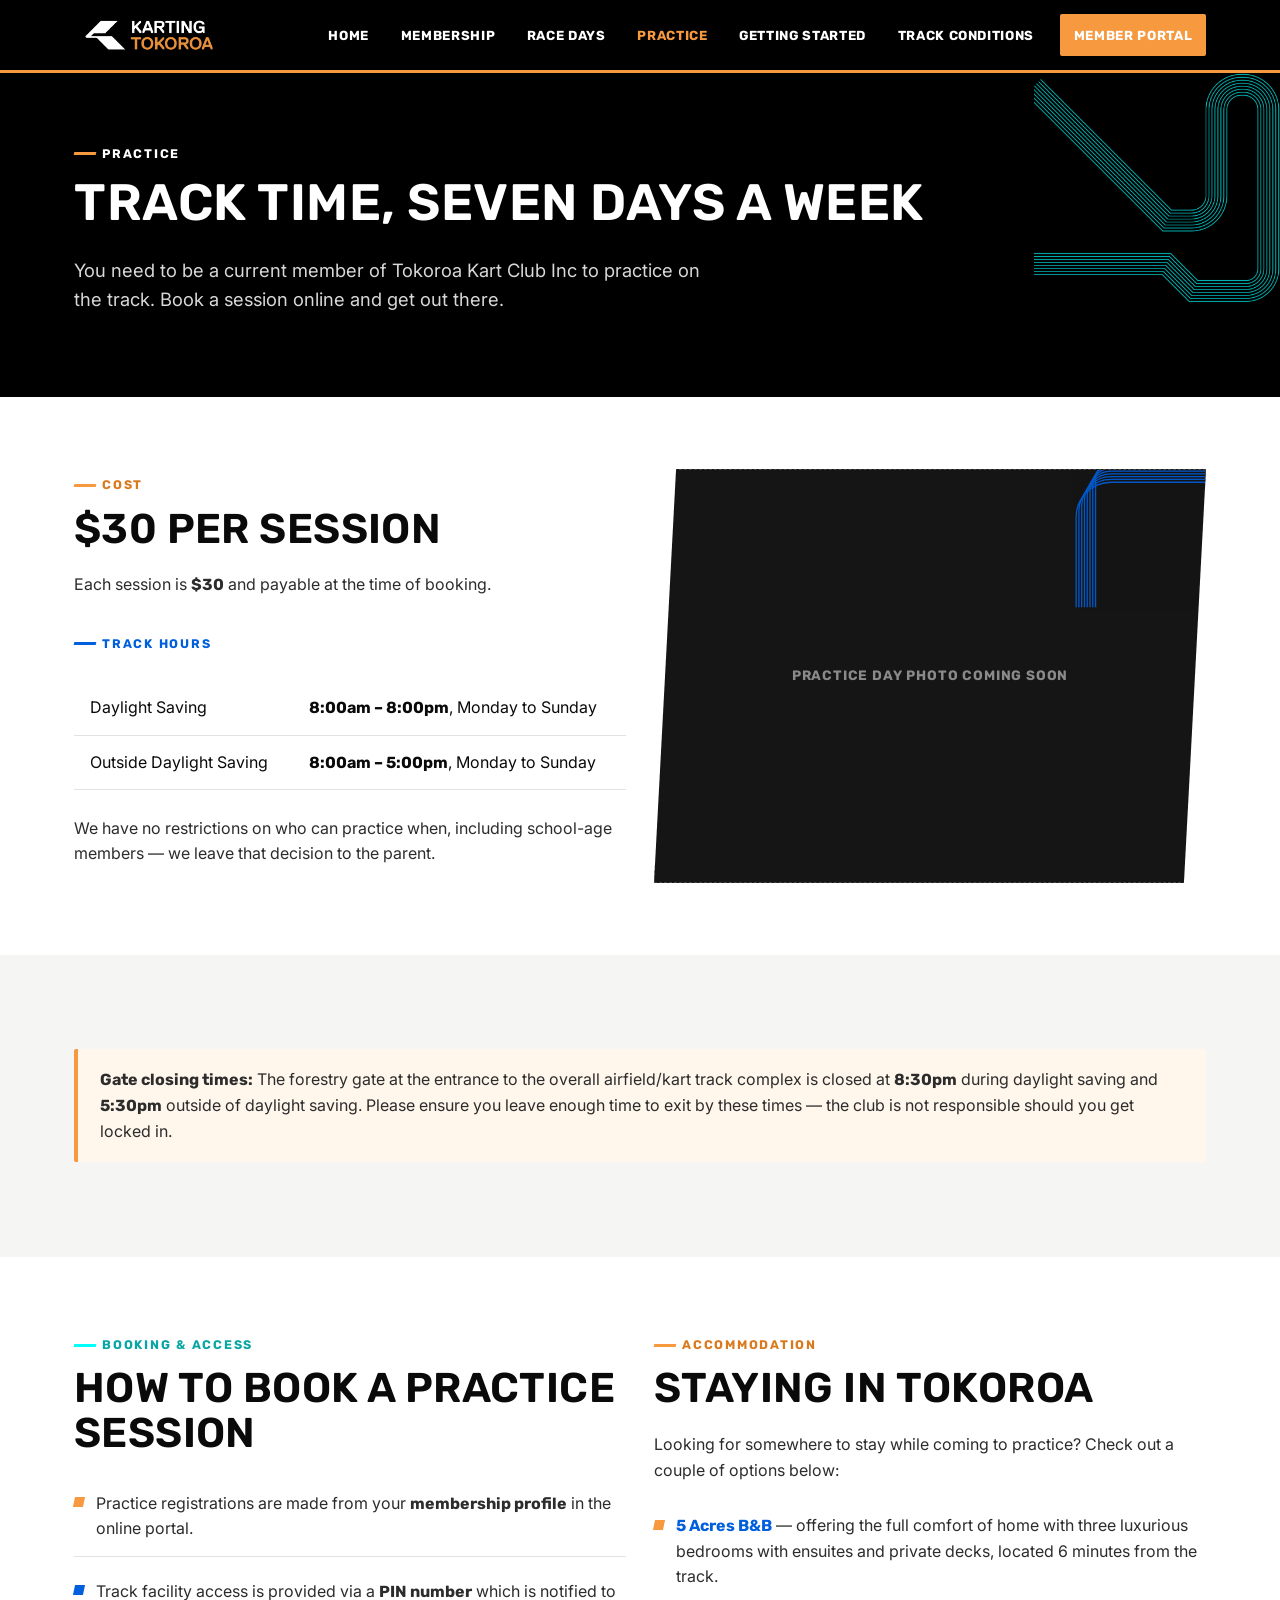
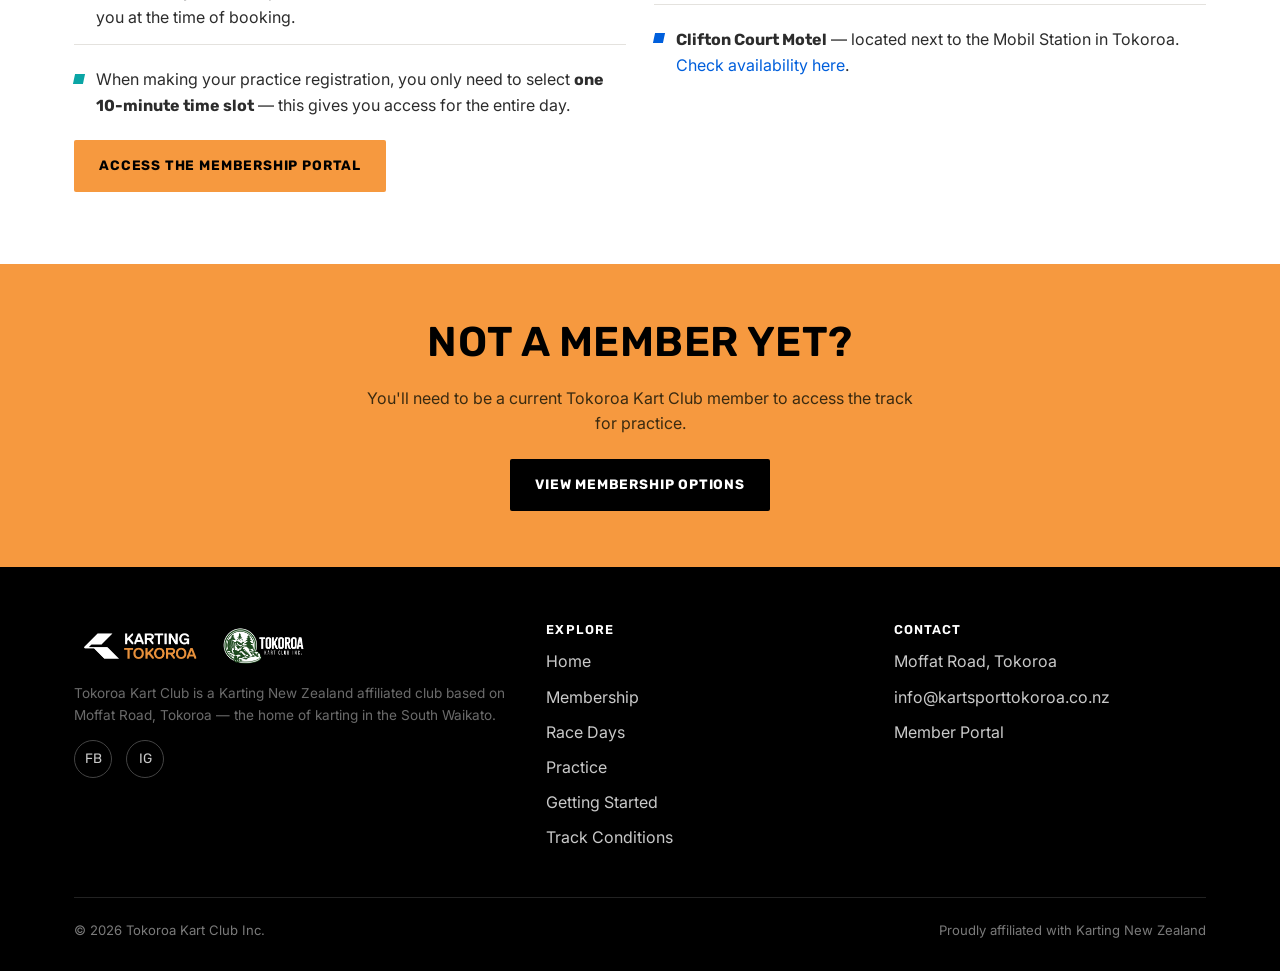
<file: practice.html>
<!DOCTYPE html>
<html lang="en">
<!-- Google tag (gtag.js) -->
<script async src="https://www.googletagmanager.com/gtag/js?id=G-GJB2FB5FZM"></script>
<script>
  window.dataLayer = window.dataLayer || [];
  function gtag(){dataLayer.push(arguments);}
  gtag('js', new Date());

  gtag('config', 'G-GJB2FB5FZM');
</script>
<head>
<meta charset="UTF-8">
<meta name="viewport" content="width=device-width, initial-scale=1.0">
<title>Practice | Tokoroa Kart Club</title>
<meta name="description" content="Practice session times, fees and booking information for members of the Tokoroa Kart Club.">
<link rel="icon" type="image/png" sizes="32x32" href="assets/logo/favicon-32.png">
<link rel="icon" type="image/png" sizes="16x16" href="assets/logo/favicon-16.png">
<link rel="apple-touch-icon" href="assets/logo/apple-touch-icon.png">
<link rel="preconnect" href="https://fonts.googleapis.com">
<link rel="preconnect" href="https://fonts.gstatic.com" crossorigin>
<link href="https://fonts.googleapis.com/css2?family=Coda:wght@400;800&family=Rubik:wght@500;600;700;800&family=Inter:wght@400;500;600&display=swap" rel="stylesheet">
<link rel="stylesheet" href="css/style.css">
</head>
<body>

<header class="site-header">
  <div class="wrap">
    <a href="index.html" class="brand-logo"><img src="assets/logo/logo-white-colour.png" alt="Tokoroa Kart Club logo"></a>
    <button class="nav-toggle" aria-label="Toggle menu" aria-expanded="false"><span></span></button>
    <nav class="main-nav">
      <a href="index.html">Home</a>
      <a href="membership.html">Membership</a>
      <a href="race-days.html">Race Days</a>
      <a href="practice.html" class="is-active">Practice</a>
      <a href="getting-started.html">Getting Started</a>
      <a href="track-conditions.html">Track Conditions</a>
      <a href="https://members.kartsporttokoroa.co.nz/" class="btn btn-primary nav-cta" target="_blank" rel="noopener">Member Portal</a>
    </nav>
  </div>
</header>

<main>

  <section class="hero-sub">
    <div class="lines-graphic aqua lines-hero-sub" aria-hidden="true">
      <img src="assets/graphics/knz-line-shape-4.png" alt="">
    </div>
    <div class="wrap">
      <p class="eyebrow">Practice</p>
      <h1>Track Time, Seven Days a Week</h1>
      <p class="lead">You need to be a current member of Tokoroa Kart Club Inc to practice on the track. Book a session online and get out there.</p>
    </div>
  </section>

  <section>
    <div class="wrap grid grid-2">
      <div>
        <p class="eyebrow">Cost</p>
        <h2>$30 per Session</h2>
        <p>Each session is <strong>$30</strong> and payable at the time of booking.</p>

        <p class="eyebrow cobalt" style="margin-top:1.6em;">Track Hours</p>
        <table>
          <tbody>
            <tr><td>Daylight Saving</td><td><strong>8:00am &ndash; 8:00pm</strong>, Monday to Sunday</td></tr>
            <tr><td>Outside Daylight Saving</td><td><strong>8:00am &ndash; 5:00pm</strong>, Monday to Sunday</td></tr>
          </tbody>
        </table>
        <p>We have no restrictions on who can practice when, including school-age members — we leave that decision to the parent.</p>
      </div>
      <div class="img-box medium">
        <div class="lines-graphic cobalt lines-bridge pos-tr" aria-hidden="true">
          <svg viewBox="-5 -5 250 270" fill="none" stroke="currentColor" stroke-width="2.4">
            <path d="M0 0 L172 0 A28 28 0 0 1 200 28 L200 260"/>
            <path d="M0 5 L172 5 A33 33 0 0 1 205 38 L205 260"/>
            <path d="M0 10 L172 10 A38 38 0 0 1 210 48 L210 260"/>
            <path d="M0 15 L172 15 A43 43 0 0 1 215 58 L215 260"/>
            <path d="M0 20 L172 20 A48 48 0 0 1 220 68 L220 260"/>
            <path d="M0 25 L172 25 A53 53 0 0 1 225 78 L225 260"/>
            <path d="M0 30 L172 30 A58 58 0 0 1 230 88 L230 260"/>
            <path d="M0 35 L172 35 A63 63 0 0 1 235 98 L235 260"/>
          </svg>
        </div>
        <span>Practice day photo coming soon</span>
      </div>
    </div>
  </section>

  <section class="section-alt">
    <div class="wrap">
      <div class="notice">
        <p><strong>Gate closing times:</strong> The forestry gate at the entrance to the overall airfield/kart track complex is closed at <strong>8:30pm</strong> during daylight saving and <strong>5:30pm</strong> outside of daylight saving. Please ensure you leave enough time to exit by these times — the club is not responsible should you get locked in.</p>
      </div>
    </div>
  </section>

  <section>
    <div class="wrap grid grid-2">
      <div>
        <p class="eyebrow aqua">Booking &amp; Access</p>
        <h2>How to Book a Practice Session</h2>
        <ul class="card-list">
          <li><div>Practice registrations are made from your <strong>membership profile</strong> in the online portal.</div></li>
          <li><div>Track facility access is provided via a <strong>PIN number</strong> which is notified to you at the time of booking.</div></li>
          <li><div>When making your practice registration, you only need to select <strong>one 10-minute time slot</strong> — this gives you access for the entire day.</div></li>
        </ul>
        <a href="https://members.kartsporttokoroa.co.nz/" class="btn btn-primary" target="_blank" rel="noopener">Access the Membership Portal</a>
      </div>
      <div>
        <p class="eyebrow">Accommodation</p>
        <h2>Staying in Tokoroa</h2>
        <p>Looking for somewhere to stay while coming to practice? Check out a couple of options below:</p>
        <ul class="card-list">
          <li><div><strong><a href="https://www.5acres.co.nz/" target="_blank" rel="noopener">5 Acres B&amp;B</a></strong> &mdash; offering the full comfort of home with three luxurious bedrooms with ensuites and private decks, located 6 minutes from the track.</div></li>
          <li><div><strong>Clifton Court Motel</strong> &mdash; located next to the Mobil Station in Tokoroa. <a href="https://apac.littlehotelier.com/properties/cliftoncourtmotel" target="_blank" rel="noopener">Check availability here</a>.</div></li>
        </ul>
      </div>
    </div>
  </section>

  <section class="cta-band">
    <div class="wrap">
      <h2>Not a Member Yet?</h2>
      <p>You'll need to be a current Tokoroa Kart Club member to access the track for practice.</p>
      <a href="membership.html" class="btn btn-dark">View Membership Options</a>
    </div>
  </section>

</main>

<footer class="site-footer">
  <div class="wrap">
    <div class="footer-grid">
      <div>
        <a href="index.html" class="brand-logo">
          <img src="assets/logo/logo-white-colour.png" alt="Tokoroa Kart Club logo">
          <img src="assets/logo/tokoroa-kart-club-inc-logo.png" alt="Tokoroa Kart Club Inc. crest logo" class="club-inc-logo">
        </a>
        <p class="small">Tokoroa Kart Club is a Karting New Zealand affiliated club based on Moffat Road, Tokoroa — the home of karting in the South Waikato.</p>
        <div class="social-row">
          <a href="https://www.facebook.com/profile.php?id=100057629170477" target="_blank" rel="noopener" aria-label="Facebook">FB</a>
          <a href="https://instagram.com/kartsporttokoroa" target="_blank" rel="noopener" aria-label="Instagram">IG</a>
        </div>
      </div>
      <div>
        <h4>Explore</h4>
        <ul class="footer-links">
          <li><a href="index.html">Home</a></li>
          <li><a href="membership.html">Membership</a></li>
          <li><a href="race-days.html">Race Days</a></li>
          <li><a href="practice.html">Practice</a></li>
          <li><a href="getting-started.html">Getting Started</a></li>
          <li><a href="track-conditions.html">Track Conditions</a></li>
        </ul>
      </div>
      <div>
        <h4>Contact</h4>
        <ul class="footer-links">
          <li>Moffat Road, Tokoroa</li>
          <li><a href="mailto:info@kartsporttokoroa.co.nz">info@kartsporttokoroa.co.nz</a></li>
          <li><a href="https://members.kartsporttokoroa.co.nz/" target="_blank" rel="noopener">Member Portal</a></li>
        </ul>
      </div>
    </div>
    <div class="footer-bottom">
      <span>&copy; <span id="year">2026</span> Tokoroa Kart Club Inc.</span>
      <span>Proudly affiliated with Karting New Zealand</span>
    </div>
  </div>
</footer>

<script src="js/main.js"></script>
</body>
</html>
</file>
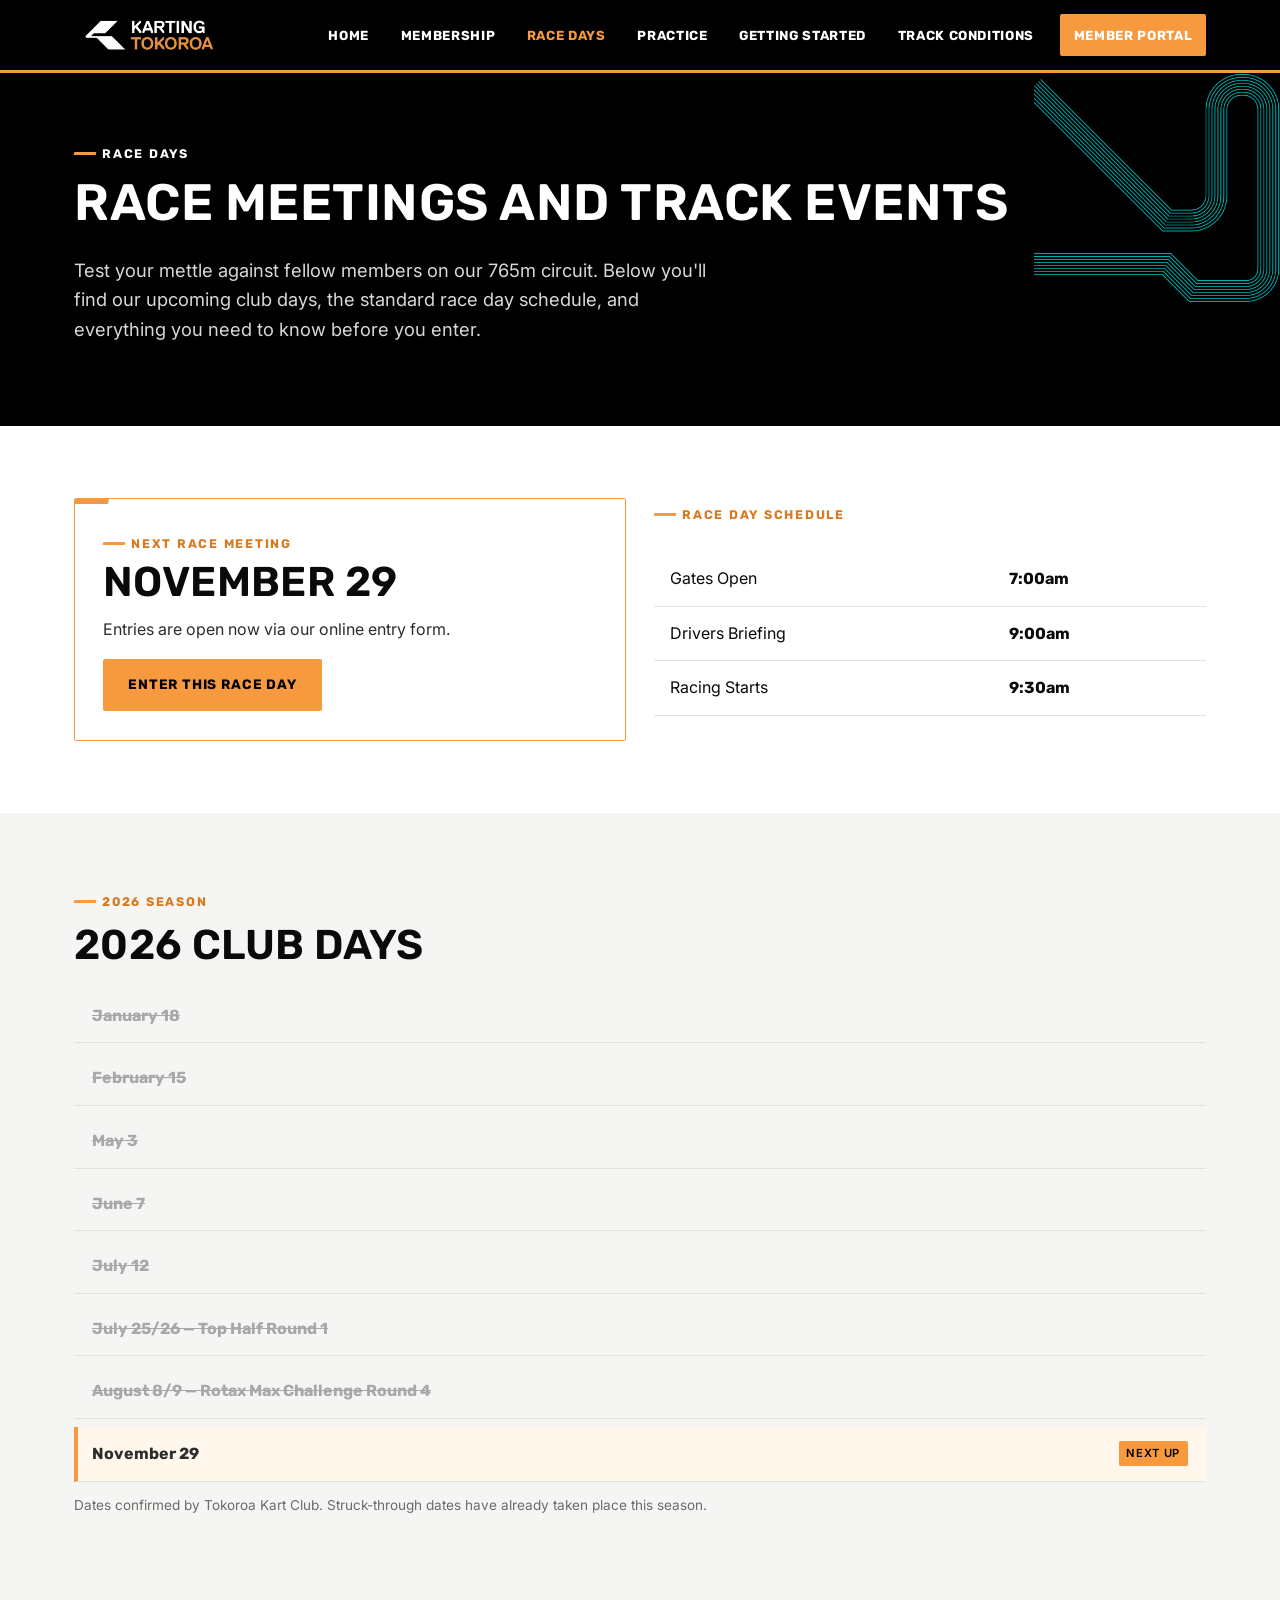
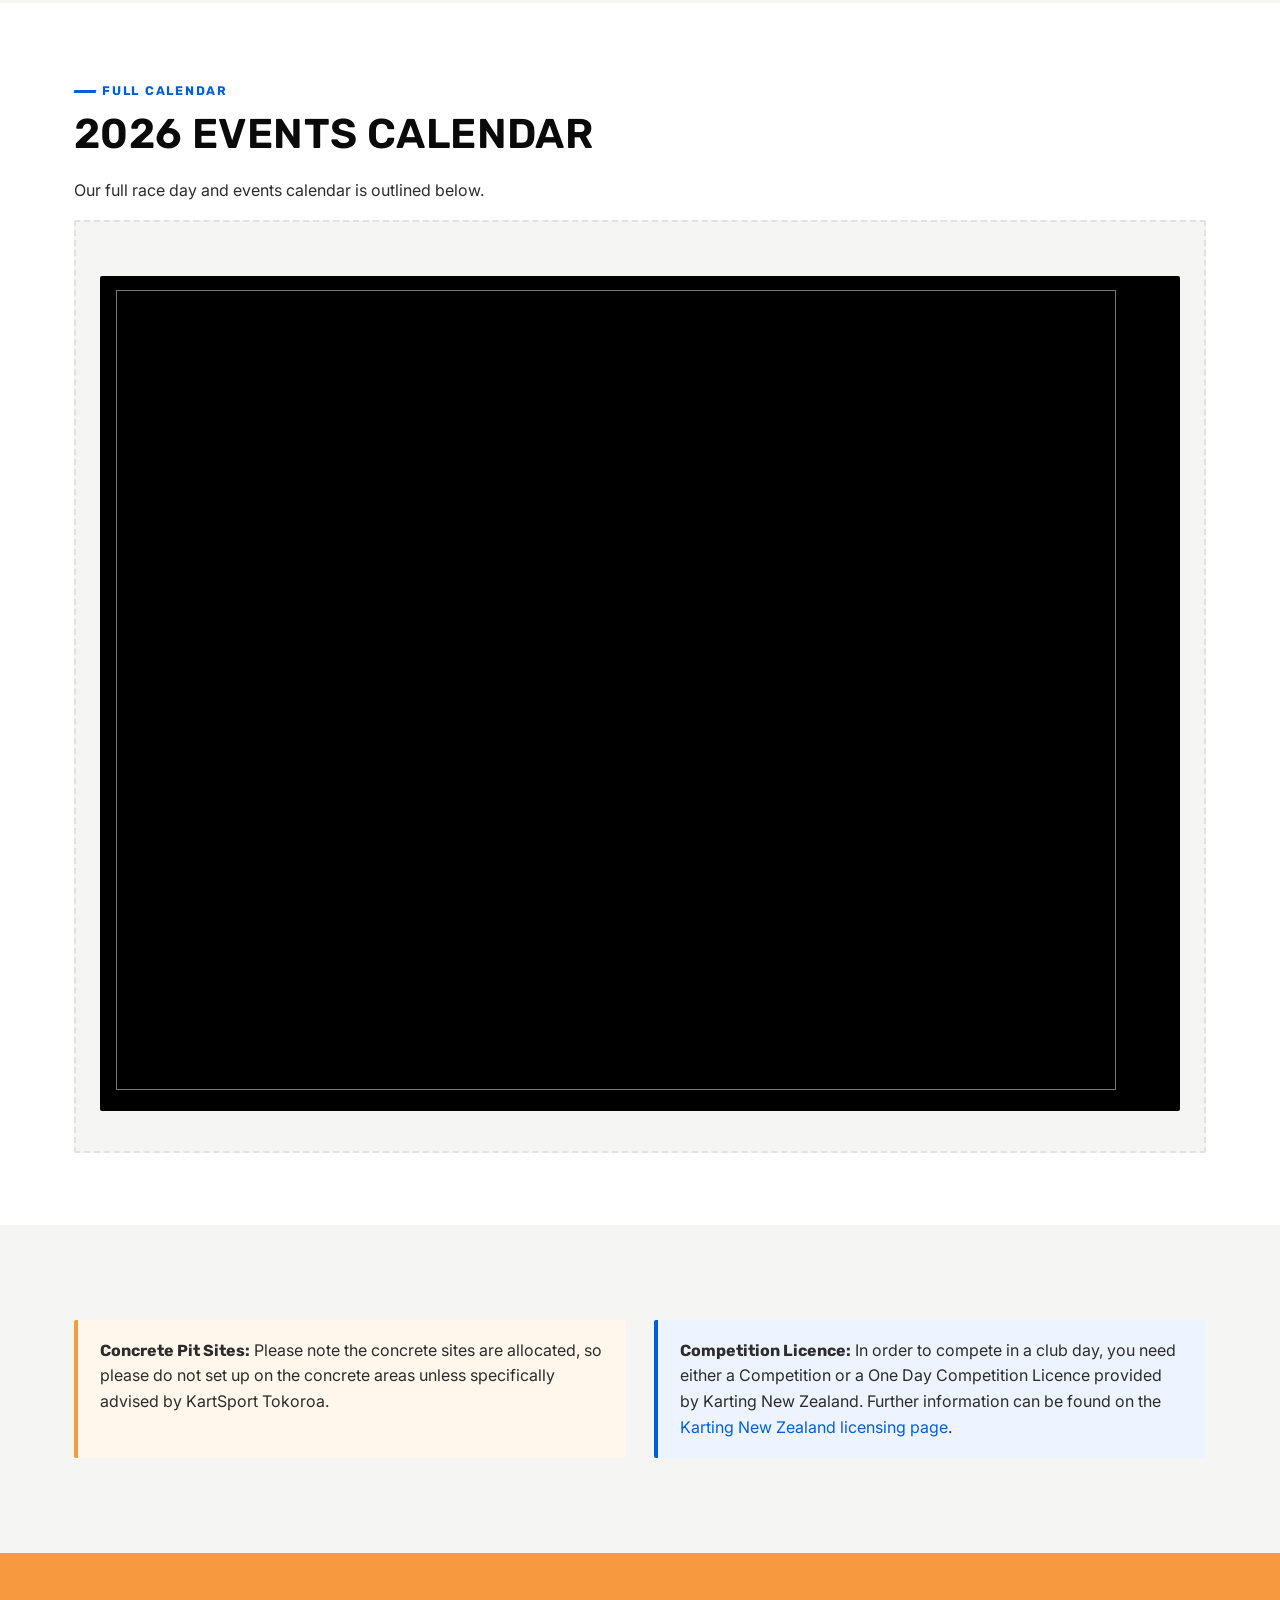
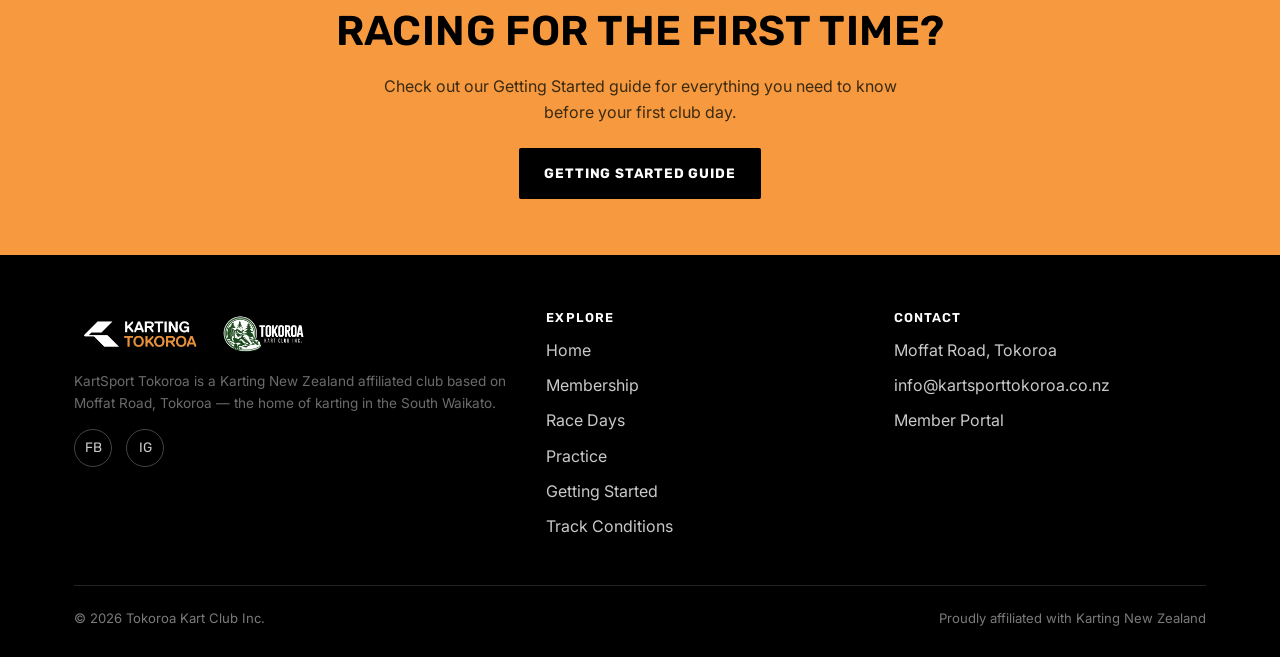
<file: race-days.html>
<!DOCTYPE html>
<html lang="en">
<!-- Google tag (gtag.js) -->
<script async src="https://www.googletagmanager.com/gtag/js?id=G-GJB2FB5FZM"></script>
<script>
  window.dataLayer = window.dataLayer || [];
  function gtag(){dataLayer.push(arguments);}
  gtag('js', new Date());

  gtag('config', 'G-GJB2FB5FZM');
</script>
<head>
<meta charset="UTF-8">
<meta name="viewport" content="width=device-width, initial-scale=1.0">
<title>Race Days | Tokoroa Kart Club</title>
<meta name="description" content="Race day dates, schedule and entry information for the Tokoroa Kart Club 2026 season.">
<link rel="icon" type="image/png" sizes="32x32" href="assets/logo/favicon-32.png">
<link rel="icon" type="image/png" sizes="16x16" href="assets/logo/favicon-16.png">
<link rel="apple-touch-icon" href="assets/logo/apple-touch-icon.png">
<link rel="preconnect" href="https://fonts.googleapis.com">
<link rel="preconnect" href="https://fonts.gstatic.com" crossorigin>
<link href="https://fonts.googleapis.com/css2?family=Coda:wght@400;800&family=Rubik:wght@500;600;700;800&family=Inter:wght@400;500;600&display=swap" rel="stylesheet">
<link rel="stylesheet" href="css/style.css">
</head>
<body>

<header class="site-header">
  <div class="wrap">
    <a href="index.html" class="brand-logo"><img src="assets/logo/logo-white-colour.png" alt="Tokoroa Kart Club logo"></a>
    <button class="nav-toggle" aria-label="Toggle menu" aria-expanded="false"><span></span></button>
    <nav class="main-nav">
      <a href="index.html">Home</a>
      <a href="membership.html">Membership</a>
      <a href="race-days.html" class="is-active">Race Days</a>
      <a href="practice.html">Practice</a>
      <a href="getting-started.html">Getting Started</a>
      <a href="track-conditions.html">Track Conditions</a>
      <a href="https://members.kartsporttokoroa.co.nz/" class="btn btn-primary nav-cta" target="_blank" rel="noopener">Member Portal</a>
    </nav>
  </div>
</header>

<main>

  <section class="hero-sub">
    <div class="lines-graphic aqua lines-hero-sub" aria-hidden="true">
      <img src="assets/graphics/knz-line-shape-4.png" alt="">
    </div>
    <div class="wrap">
      <p class="eyebrow">Race Days</p>
      <h1>Race Meetings and Track Events</h1>
      <p class="lead">Test your mettle against fellow members on our 765m circuit. Below you'll find our upcoming club days, the standard race day schedule, and everything you need to know before you enter.</p>
    </div>
  </section>

  <section>
    <div class="wrap grid grid-2">
      <div class="card" style="border-color:var(--c-orange);">
        <p class="eyebrow" style="margin-bottom:.5em;">Next Race Meeting</p>
        <h2 style="margin-bottom:.3em;">November 29</h2>
        <p>Entries are open now via our online entry form.</p>
        <a href="https://members.kartsporttokoroa.co.nz/public/event/68ec7c243cf7f355d52525d1/november-club-day" class="btn btn-primary" target="_blank" rel="noopener">Enter This Race Day</a>
      </div>
      <div>
        <p class="eyebrow">Race Day Schedule</p>
        <table>
          <tbody>
            <tr><td>Gates Open</td><td><strong>7:00am</strong></td></tr>
            <tr><td>Drivers Briefing</td><td><strong>9:00am</strong></td></tr>
            <tr><td>Racing Starts</td><td><strong>9:30am</strong></td></tr>
          </tbody>
        </table>
      </div>
    </div>
  </section>

  <section class="section-alt">
    <div class="wrap">
      <p class="eyebrow">2026 Season</p>
      <h2>2026 Club Days</h2>
      <ul class="race-list">
        <li class="past"><span>January 18</span></li>
        <li class="past"><span>February 15</span></li>
        <li class="past"><span>May 3</span></li>
        <li class="past"><span>June 7</span></li>
        <li class="past"><span>July 12</span></li>
        <li class="past"><span>July 25/26 &mdash; Top Half Round 1</span></li>
        <li class="past"><span>August 8/9 &mdash; Rotax Max Challenge Round 4</span></li>
        <li class="next"><span>November 29</span><span class="tag">Next Up</span></li>
      </ul>
      <p class="small" style="margin-top:1em;">Dates confirmed by Tokoroa Kart Club. Struck-through dates have already taken place this season.</p>
    </div>
  </section>

  <section>
    <div class="wrap">
      <p class="eyebrow cobalt">Full Calendar</p>
      <h2>2026 Events Calendar</h2>
      <p>Our full race day and events calendar is outlined below.</p>
      <div class="calendar-embed">
        <code><iframe src="https://calendar.google.com/calendar/embed?height=800&wkst=2&ctz=Pacific%2FAuckland&showPrint=0&showNav=0&showTitle=0&mode=AGENDA&showTz=0&src=a2FydHNwb3J0dG9rb3JvYW9ubGluZUBnbWFpbC5jb20&color=%23039be5" style="border:solid 1px #777" width="1000" height="800" frameborder="0" scrolling="no"></iframe></code>
      </div>
    </div>
  </section>

  <section class="section-alt">
    <div class="wrap grid grid-2">
      <div class="notice">
        <p><strong>Concrete Pit Sites:</strong> Please note the concrete sites are allocated, so please do not set up on the concrete areas unless specifically advised by KartSport Tokoroa.</p>
      </div>
      <div class="notice info">
        <p><strong>Competition Licence:</strong> In order to compete in a club day, you need either a Competition or a One Day Competition Licence provided by Karting New Zealand. Further information can be found on the <a href="https://www.kartsport.org.nz/race/licensing-1" target="_blank" rel="noopener">Karting New Zealand licensing page</a>.</p>
      </div>
    </div>
  </section>

  <section class="cta-band">
    <div class="wrap">
      <h2>Racing for the First Time?</h2>
      <p>Check out our Getting Started guide for everything you need to know before your first club day.</p>
      <a href="getting-started.html" class="btn btn-dark">Getting Started Guide</a>
    </div>
  </section>

</main>

<footer class="site-footer">
  <div class="wrap">
    <div class="footer-grid">
      <div>
        <a href="index.html" class="brand-logo">
          <img src="assets/logo/logo-white-colour.png" alt="Tokoroa Kart Club logo">
          <img src="assets/logo/tokoroa-kart-club-inc-logo.png" alt="Tokoroa Kart Club Inc. crest logo" class="club-inc-logo">
        </a>
        <p class="small">KartSport Tokoroa is a Karting New Zealand affiliated club based on Moffat Road, Tokoroa — the home of karting in the South Waikato.</p>
        <div class="social-row">
          <a href="https://www.facebook.com/profile.php?id=100057629170477" target="_blank" rel="noopener" aria-label="Facebook">FB</a>
          <a href="https://instagram.com/kartsporttokoroa" target="_blank" rel="noopener" aria-label="Instagram">IG</a>
        </div>
      </div>
      <div>
        <h4>Explore</h4>
        <ul class="footer-links">
          <li><a href="index.html">Home</a></li>
          <li><a href="membership.html">Membership</a></li>
          <li><a href="race-days.html">Race Days</a></li>
          <li><a href="practice.html">Practice</a></li>
          <li><a href="getting-started.html">Getting Started</a></li>
          <li><a href="track-conditions.html">Track Conditions</a></li>
        </ul>
      </div>
      <div>
        <h4>Contact</h4>
        <ul class="footer-links">
          <li>Moffat Road, Tokoroa</li>
          <li><a href="mailto:info@kartsporttokoroa.co.nz">info@kartsporttokoroa.co.nz</a></li>
          <li><a href="https://members.kartsporttokoroa.co.nz/" target="_blank" rel="noopener">Member Portal</a></li>
        </ul>
      </div>
    </div>
    <div class="footer-bottom">
      <span>&copy; <span id="year">2026</span> Tokoroa Kart Club Inc.</span>
      <span>Proudly affiliated with Karting New Zealand</span>
    </div>
  </div>
</footer>

<script src="js/main.js"></script>
</body>
</html>
</file>
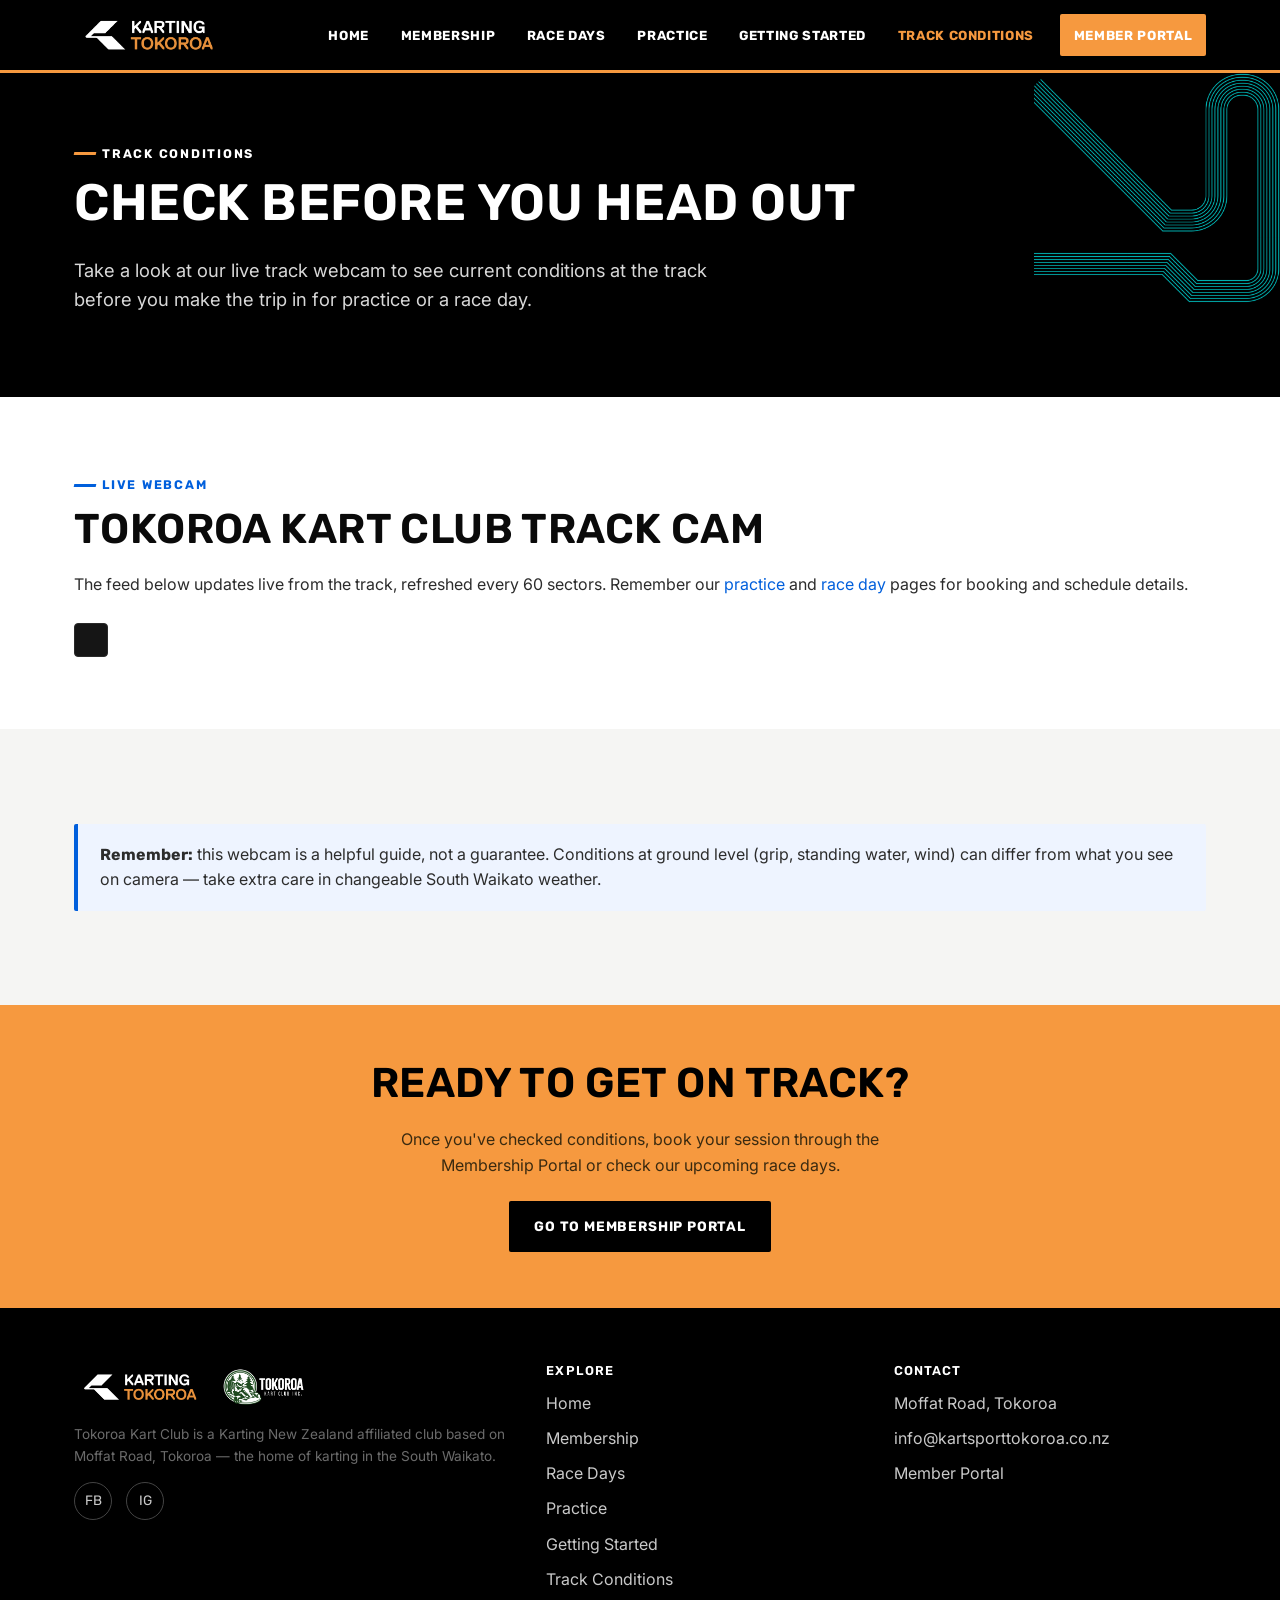
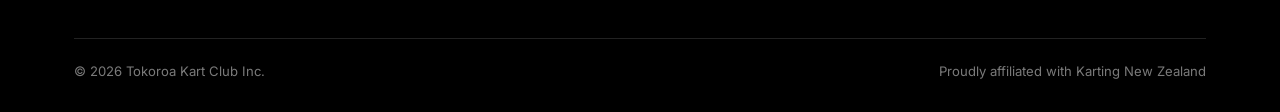
<file: track-conditions.html>
<!DOCTYPE html>
<html lang="en">
<!-- Google tag (gtag.js) -->
<script async src="https://www.googletagmanager.com/gtag/js?id=G-GJB2FB5FZM"></script>
<script>
  window.dataLayer = window.dataLayer || [];
  function gtag(){dataLayer.push(arguments);}
  gtag('js', new Date());

  gtag('config', 'G-GJB2FB5FZM');
</script>
<head>
<meta charset="UTF-8">
<meta name="viewport" content="width=device-width, initial-scale=1.0">
<title>Track Conditions | Tokoroa Kart Club</title>
<meta name="description" content="Check the live webcam at the Tokoroa Kart Club track before you visit, so you know what conditions are like before you make the trip.">
<link rel="icon" type="image/png" sizes="32x32" href="assets/logo/favicon-32.png">
<link rel="icon" type="image/png" sizes="16x16" href="assets/logo/favicon-16.png">
<link rel="apple-touch-icon" href="assets/logo/apple-touch-icon.png">
<link rel="preconnect" href="https://fonts.googleapis.com">
<link rel="preconnect" href="https://fonts.gstatic.com" crossorigin>
<link href="https://fonts.googleapis.com/css2?family=Coda:wght@400;800&family=Rubik:wght@500;600;700;800&family=Inter:wght@400;500;600&display=swap" rel="stylesheet">
<link rel="stylesheet" href="css/style.css">
</head>
<body>

<header class="site-header">
  <div class="wrap">
    <a href="index.html" class="brand-logo"><img src="assets/logo/logo-white-colour.png" alt="Tokoroa Kart Club logo"></a>
    <button class="nav-toggle" aria-label="Toggle menu" aria-expanded="false"><span></span></button>
    <nav class="main-nav">
      <a href="index.html">Home</a>
      <a href="membership.html">Membership</a>
      <a href="race-days.html">Race Days</a>
      <a href="practice.html">Practice</a>
      <a href="getting-started.html">Getting Started</a>
      <a href="track-conditions.html" class="is-active">Track Conditions</a>
      <a href="https://members.kartsporttokoroa.co.nz/" class="btn btn-primary nav-cta" target="_blank" rel="noopener">Member Portal</a>
    </nav>
  </div>
</header>

<main>

  <section class="hero-sub">
    <div class="lines-graphic aqua lines-hero-sub" aria-hidden="true">
      <img src="assets/graphics/knz-line-shape-4.png" alt="">
    </div>
    <div class="wrap">
      <p class="eyebrow">Track Conditions</p>
      <h1>Check Before You Head Out</h1>
      <p class="lead">Take a look at our live track webcam to see current conditions at the track before you make the trip in for practice or a race day.</p>
    </div>
  </section>

  <section>
    <div class="wrap">
      <p class="eyebrow cobalt">Live Webcam</p>
      <h2>Tokoroa Kart Club Track Cam</h2>
      <p>The feed below updates live from the track, refreshed every 60 sectors. Remember our <a href="practice.html">practice</a> and <a href="race-days.html">race day</a> pages for booking and schedule details.</p>
      <div class="webcam-box">
        <!-- webcam.io widget -->
        <script type="text/javascript">window.timelapseview_options=window.timelapseview_options || {};window.timelapseview_options["lvhq4"] = {"e":"MEaA8M","t":"2"};</script><script src="https://webcam.io/s/widget-v1_03.load.js?i=lvhq4" async></script>
        <!-- end webcam.io widget -->
      </div>
    </div>
  </section>

  <section class="section-alt">
    <div class="wrap">
      <div class="notice info">
        <p><strong>Remember:</strong> this webcam is a helpful guide, not a guarantee. Conditions at ground level (grip, standing water, wind) can differ from what you see on camera — take extra care in changeable South Waikato weather.</p>
      </div>
    </div>
  </section>

  <section class="cta-band">
    <div class="wrap">
      <h2>Ready to Get on Track?</h2>
      <p>Once you've checked conditions, book your session through the Membership Portal or check our upcoming race days.</p>
      <a href="https://members.kartsporttokoroa.co.nz/" class="btn btn-dark" target="_blank" rel="noopener">Go to Membership Portal</a>
    </div>
  </section>

</main>

<footer class="site-footer">
  <div class="wrap">
    <div class="footer-grid">
      <div>
        <a href="index.html" class="brand-logo">
          <img src="assets/logo/logo-white-colour.png" alt="Tokoroa Kart Club logo">
          <img src="assets/logo/tokoroa-kart-club-inc-logo.png" alt="Tokoroa Kart Club Inc. crest logo" class="club-inc-logo">
        </a>
        <p class="small">Tokoroa Kart Club is a Karting New Zealand affiliated club based on Moffat Road, Tokoroa — the home of karting in the South Waikato.</p>
        <div class="social-row">
          <a href="https://www.facebook.com/profile.php?id=100057629170477" target="_blank" rel="noopener" aria-label="Facebook">FB</a>
          <a href="https://instagram.com/kartsporttokoroa" target="_blank" rel="noopener" aria-label="Instagram">IG</a>
        </div>
      </div>
      <div>
        <h4>Explore</h4>
        <ul class="footer-links">
          <li><a href="index.html">Home</a></li>
          <li><a href="membership.html">Membership</a></li>
          <li><a href="race-days.html">Race Days</a></li>
          <li><a href="practice.html">Practice</a></li>
          <li><a href="getting-started.html">Getting Started</a></li>
          <li><a href="track-conditions.html">Track Conditions</a></li>
        </ul>
      </div>
      <div>
        <h4>Contact</h4>
        <ul class="footer-links">
          <li>Moffat Road, Tokoroa</li>
          <li><a href="mailto:info@kartsporttokoroa.co.nz">info@kartsporttokoroa.co.nz</a></li>
          <li><a href="https://members.kartsporttokoroa.co.nz/" target="_blank" rel="noopener">Member Portal</a></li>
        </ul>
      </div>
    </div>
    <div class="footer-bottom">
      <span>&copy; <span id="year">2026</span> Tokoroa Kart Club Inc.</span>
      <span>Proudly affiliated with Karting New Zealand</span>
    </div>
  </div>
</footer>

<script src="js/main.js"></script>
</body>
</html>
</file>
<file: css/style.css>
/* ==========================================================================
   Tokoroa Kart Club — Design System
   Built on the Karting New Zealand brand guidelines (v1.0, June 2026)
   Typefaces: Coda (display, replacing Coanda) / Rubik (bold, replacing
   Replica Pro Bold) / Inter (body & light weights, replacing Replica Pro)
   Colours: Black / White / Cobalt Blue / Aqua (KNZ brand) + club Orange
   ========================================================================== */

:root{
  --c-black:#0a0a0a;
  --c-black-true:#000000;
  --c-white:#ffffff;
  --c-off-white:#f5f5f3;
  --c-cobalt:#005fdc;
  --c-aqua:#00ffff;
  --c-orange:#f6993f;
  --c-orange-dark:#d97a1f;
  --c-grey:#6b6b6b;
  --c-grey-line:#e4e2de;

  --font-display:'Coda', 'Rubik', sans-serif;   /* Headlines — replaces Coanda */
  --font-bold:'Rubik', sans-serif;               /* Bold copy / UI — replaces Replica Pro Bold */
  --font-body:'Inter', sans-serif;               /* Body / light copy — replaces Replica Pro Light/Regular */

  --container-max:1180px;
  --skew-angle:-12deg;
  --radius:2px;
}

*{ box-sizing:border-box; }
html{ scroll-behavior:smooth; }
body{
  margin:0;
  font-family:var(--font-body);
  font-weight:400;
  color:var(--c-black);
  background:var(--c-white);
  line-height:1.6;
  -webkit-font-smoothing:antialiased;
}

h1,h2,h3,h4{
  font-family:'Rubik', sans-serif;
  font-weight:600;
  line-height:1.08;
  margin:0 0 .5em;
  letter-spacing:.01em;
  text-transform:uppercase;
}
h1{ font-size:clamp(2.4rem, 5.5vw, 4.2rem); }
h2{ font-size:clamp(1.7rem, 3.4vw, 2.6rem); }
h3{ font-size:clamp(1.2rem, 2vw, 1.5rem); text-transform:none; }
h4{ font-size:1.05rem; text-transform:none; letter-spacing:0; }

p{ margin:0 0 1em; color:#2c2c2c; }
a{ color:var(--c-cobalt); text-decoration:none; }
a:hover{ text-decoration:underline; }

strong, b{ font-family:var(--font-bold); font-weight:700; }

ul, ol{ padding-left:1.3em; margin:0 0 1.2em; }
li{ margin-bottom:.5em; color:#2c2c2c; }

img{ max-width:100%; display:block; }

.wrap{
  max-width:var(--container-max);
  margin:0 auto;
  padding:0 24px;
}

.eyebrow{
  font-family:var(--font-bold);
  font-weight:700;
  text-transform:uppercase;
  letter-spacing:.14em;
  font-size:.78rem;
  color:var(--c-orange-dark);
  display:inline-flex;
  align-items:center;
  gap:.5em;
  margin-bottom:.9em;
}
.eyebrow::before{
  content:'';
  width:22px; height:3px;
  background:var(--c-orange);
  display:inline-block;
  transform:skewX(var(--skew-angle));
}
.eyebrow.cobalt{ color:var(--c-cobalt); }
.eyebrow.cobalt::before{ background:var(--c-cobalt); }
.eyebrow.aqua{ color:#0aa5a5; } /* darkened aqua for AA contrast on white */
.eyebrow.aqua::before{ background:var(--c-aqua); }
.section-dark .eyebrow.aqua{ color:var(--c-aqua); }

/* ---------- Buttons ---------- */
.btn{
  display:inline-flex;
  align-items:center;
  gap:.5em;
  font-family:var(--font-bold);
  font-weight:700;
  text-transform:uppercase;
  letter-spacing:.06em;
  font-size:.85rem;
  padding:.95em 1.7em;
  border:2px solid transparent;
  border-radius:var(--radius);
  cursor:pointer;
  transition:transform .15s ease, background .15s ease, color .15s ease, border-color .15s ease;
  text-decoration:none;
  white-space:nowrap;
}
.btn:hover{ text-decoration:none; transform:translateY(-2px); }
.btn-primary{ background:var(--c-orange); color:var(--c-black-true); }
.btn-primary:hover{ background:var(--c-orange-dark); color:var(--c-white); }
.btn-dark{ background:var(--c-black-true); color:var(--c-white); }
.btn-dark:hover{ background:var(--c-orange); color:var(--c-black-true); }
.btn-outline{ background:transparent; color:var(--c-white); border-color:var(--c-white); }
.btn-outline:hover{ background:var(--c-white); color:var(--c-black-true); }
.btn-outline-dark{ background:transparent; color:var(--c-black-true); border-color:var(--c-black-true); }
.btn-outline-dark:hover{ background:var(--c-black-true); color:var(--c-white); }

/* ---------- Header / Nav ---------- */
.site-header{
  position:sticky; top:0; z-index:100;
  background:var(--c-black-true);
  border-bottom:3px solid var(--c-orange);
}
.site-header .wrap{
  display:flex;
  align-items:center;
  justify-content:space-between;
  padding-top:14px;
  padding-bottom:14px;
}
.brand-logo img{ height:34px; width:auto; }
.brand-logo{ display:flex; align-items:center; }

.main-nav{ display:flex; align-items:center; gap:8px; }
.main-nav a{
  font-family:var(--font-bold);
  font-weight:700;
  text-transform:uppercase;
  letter-spacing:.05em;
  font-size:.82rem;
  color:var(--c-white);
  padding:.65em .9em;
  border-radius:var(--radius);
  transition:color .15s ease, background .15s ease;
}
.main-nav a:hover{ color:var(--c-black-true); background:var(--c-orange); text-decoration:none; }
.main-nav a.is-active{ color:var(--c-orange); }
.main-nav a.is-active:hover{ color:var(--c-black-true); }

.nav-cta{ margin-left:6px; }

.nav-toggle{
  display:none;
  background:none; border:2px solid var(--c-white); border-radius:var(--radius);
  width:42px; height:38px; cursor:pointer; position:relative;
}
.nav-toggle span, .nav-toggle span::before, .nav-toggle span::after{
  content:''; position:absolute; left:9px; right:9px; height:2px; background:var(--c-white);
}
.nav-toggle span{ top:50%; transform:translateY(-1px); }
.nav-toggle span::before{ top:-8px; }
.nav-toggle span::after{ top:8px; }

@media (max-width:860px){
  .nav-toggle{ display:inline-block; }
  .main-nav{
    position:absolute; top:100%; left:0; right:0;
    background:var(--c-black-true);
    flex-direction:column; align-items:stretch;
    padding:10px 24px 20px;
    border-bottom:3px solid var(--c-orange);
    display:none;
  }
  .main-nav.is-open{ display:flex; }
  .main-nav a{ padding:.9em .2em; border-bottom:1px solid rgba(255,255,255,.1); }
  .nav-cta{ margin-left:0; margin-top:10px; }
  .site-header{ position:relative; }
}

/* ---------- Hero ---------- */
.hero{
  position:relative;
  background:var(--c-black-true);
  color:var(--c-white);
  overflow:hidden;
  padding:100px 0 90px;
}
.hero .wrap{ position:relative; z-index:1; max-width:800px; }
.hero p.lead{ color:#d8d8d8; font-size:1.15rem; max-width:640px; }
.hero-actions{ display:flex; gap:14px; flex-wrap:wrap; margin-top:1.6em; }

.hero-sub{ padding:64px 0; background:var(--c-black-true); color:var(--c-white); position:relative; overflow:hidden; }
.hero-sub h1{ font-size:clamp(2rem,4.4vw,3.2rem); color:var(--c-white); }
.hero-sub p{ color:var(--c-white); }
.hero-sub p.lead{ color:#d8d8d8; font-size:1.15rem; max-width:640px; }
.hero-sub .wrap{ position:relative; z-index:1; }

/* ---------- KNZ "Lines" graphic device ----------
   Nested parallel strokes that bend around a corner — derived from the
   wordmark geometry, evoking the racing line through a circuit. Colour is
   set via the wrapping element's `color` (SVG uses stroke="currentColor"),
   and orientation via transforms on .lines-graphic. Decorative only.
   The hero corner treatment uses KNZ's own supplied "Shape" artwork
   (assets/graphics/knz-line-shape-*.png, pre-coloured aqua rasters)
   rather than the hand-drawn straight-line SVG, so .lines-graphic img
   sits alongside the older .lines-graphic svg rule below. */
.lines-graphic{
  position:absolute;
  pointer-events:none;
  z-index:0;
  line-height:0;
}
.lines-graphic svg{ display:block; width:100%; height:100%; overflow:visible; }
.lines-graphic img{ display:block; width:100%; height:100%; object-fit:contain; object-position:top right; }
.lines-graphic.orange{ color:var(--c-orange); }
.lines-graphic.cobalt{ color:var(--c-cobalt); }
.lines-graphic.aqua{ color:var(--c-aqua); }

.lines-hero,
.lines-hero-sub{
  top:0; right:0;
  width:260px; height:230px;
  opacity:.7;
}
@media (max-width:760px){
  .lines-hero,
  .lines-hero-sub{ width:170px; height:150px; opacity:.5; }
}

/* Lines graphic bridging an image container and a headline, per KNZ
   "Lines in use" application example. Sits on top of the boundary between
   the two grid items. */
.lines-bridge-wrap{ position:relative; }
.lines-bridge{
  width:150px; height:150px;
  opacity:.9;
}
.lines-bridge.pos-tl{ top:-10px; left:-10px; }
.lines-bridge.pos-tr{ top:-10px; right:-10px; transform:scaleX(-1); }
@media (max-width:760px){ .lines-bridge{ display:none; } }

/* ---------- Sections ---------- */
section{ padding:72px 0; }
.section-alt{ background:var(--c-off-white); }
.section-dark{ background:var(--c-black-true); color:var(--c-white); }
.section-dark p{ color:#d8d8d8; }
.section-dark h2, .section-dark h3{ color:var(--c-white); }

.grid{ display:grid; gap:28px; }
.grid-2{ grid-template-columns:repeat(2,1fr); }
.grid-3{ grid-template-columns:repeat(3,1fr); }
.grid-4{ grid-template-columns:repeat(4,1fr); }
@media (max-width:900px){ .grid-3,.grid-4{ grid-template-columns:repeat(2,1fr); } }
@media (max-width:600px){ .grid-2,.grid-3,.grid-4{ grid-template-columns:1fr; } }

.card{
  background:var(--c-white);
  border:1px solid var(--c-grey-line);
  border-radius:var(--radius);
  padding:28px;
  position:relative;
}
.card::before{
  content:'';
  position:absolute; top:0; left:0; width:34px; height:5px;
  background:var(--c-orange);
  transform:skewX(var(--skew-angle));
  transform-origin:left top;
}
.section-dark .card{ background:#151515; border-color:#2a2a2a; }

/* Rotate the KNZ secondary colours through repeating card grids so orange,
   cobalt and aqua all get airtime alongside the club colour. */
.grid .card:nth-of-type(3n+2)::before{ background:var(--c-cobalt); }
.grid .card:nth-of-type(3n+3)::before{ background:#0aa5a5; }
.section-dark .grid .card:nth-of-type(3n+3)::before{ background:var(--c-aqua); }

.card-list{ list-style:none; padding:0; margin:0; }
.card-list li{
  display:flex; gap:12px; align-items:flex-start;
  padding:14px 0;
  border-bottom:1px solid var(--c-grey-line);
}
.card-list li:last-child{ border-bottom:none; }
.card-list li::before{
  content:''; flex:0 0 auto; width:10px; height:10px; margin-top:.4em;
  background:var(--c-orange); transform:skewX(var(--skew-angle));
}
.card-list li:nth-of-type(3n+2)::before{ background:var(--c-cobalt); }
.card-list li:nth-of-type(3n+3)::before{ background:#0aa5a5; }

/* ---------- Image containers (KNZ "Image Containers" system) ---------- */
.img-box{
  position:relative;
  background:#151515;
  color:#8a8a8a;
  display:flex; align-items:center; justify-content:center;
  text-align:center;
  font-family:var(--font-bold); font-weight:700;
  text-transform:uppercase; letter-spacing:.06em; font-size:.85rem;
  min-height:220px;
  border:1px dashed #444;
  overflow:hidden;
}
.img-box span{ padding:0 10px; }
.img-box img{ width:100%; height:100%; object-fit:cover; position:absolute; inset:0; z-index:0; }
.img-box.has-photo{ border:none; }
.img-box.thin{ clip-path:polygon(6% 0, 100% 0, 94% 100%, 0 100%); min-height:180px; }
.img-box.medium{ clip-path:polygon(4% 0, 100% 0, 96% 100%, 0 100%); min-height:300px; }

/* Live webcam embed container — the webcam.io widget renders at its own
   fixed intrinsic size regardless of the "x" option, so this box hugs the
   widget's actual content width instead of stretching full-page and
   leaving a large empty background around it. */
.webcam-box{
  margin:1.6em 0 0;
  width:fit-content;
  max-width:100%;
  background:#151515;
  border:1px solid #2a2a2a;
  border-radius:4px;
  padding:16px;
  overflow:auto;
}
.webcam-box iframe, .webcam-box img{ max-width:100%; }
.img-box.wide{ clip-path:polygon(2% 0, 100% 0, 98% 100%, 0 100%); min-height:380px; }

/* Full-width aerial/establishing photo, e.g. the Home "Our Home" section */
.aerial-photo{
  clip-path:polygon(1.5% 0, 100% 0, 98.5% 100%, 0 100%);
  overflow:hidden;
  line-height:0;
}
.aerial-photo img{ width:100%; height:auto; display:block; }

/* ---------- Stats strip ---------- */
.stats{ display:flex; flex-wrap:wrap; gap:0; border-top:1px solid var(--c-grey-line); border-bottom:1px solid var(--c-grey-line); }
.stats .stat{ flex:1 1 200px; padding:26px 10px; text-align:center; border-left:1px solid var(--c-grey-line); }
.stats .stat:first-child{ border-left:none; }
.stat .num{ font-family:var(--font-display); font-size:2.1rem; color:var(--c-orange-dark); display:block; }
.stat .label{ font-family:var(--font-bold); font-weight:700; text-transform:uppercase; font-size:.75rem; letter-spacing:.08em; color:var(--c-grey); }
.stat:nth-of-type(2) .num{ color:var(--c-cobalt); }
.stat:nth-of-type(3) .num{ color:#0aa5a5; }
.stat:nth-of-type(4) .num{ color:var(--c-orange-dark); }

/* ---------- Tables ---------- */
table{ width:100%; border-collapse:collapse; margin:1em 0 1.6em; }
th, td{ text-align:left; padding:14px 16px; border-bottom:1px solid var(--c-grey-line); }
th{ font-family:var(--font-bold); text-transform:uppercase; font-size:.75rem; letter-spacing:.06em; color:var(--c-grey); }
.section-dark th, .section-dark td{ border-bottom:1px solid #2a2a2a; }
.section-dark th{ color:#9a9a9a; }

.price{ font-family:var(--font-display); font-size:1.4rem; color:var(--c-orange-dark); }

/* ---------- Notice / callout ---------- */
.notice{
  border-left:4px solid var(--c-orange);
  background:#fff6ec;
  padding:18px 22px;
  margin:1.4em 0;
  border-radius:var(--radius);
}
.notice p:last-child{ margin-bottom:0; }
.notice.info{ border-left-color:var(--c-cobalt); background:#eef4ff; }
.notice.aqua{ border-left-color:#0aa5a5; background:#e9fbfb; }

/* ---------- Timeline (Getting Started steps) ---------- */
.steps{ list-style:none; margin:0; padding:0; counter-reset:step; }
.step{
  position:relative;
  padding:0 0 40px 64px;
  border-left:2px solid var(--c-grey-line);
  margin-left:20px;
}
.step:last-child{ border-left-color:transparent; padding-bottom:0; }
.step::before{
  counter-increment:step;
  content:counter(step);
  position:absolute; left:-20px; top:0;
  width:40px; height:40px;
  background:var(--c-orange);
  color:var(--c-black-true);
  font-family:var(--font-display);
  font-size:1.1rem;
  display:flex; align-items:center; justify-content:center;
  clip-path:polygon(15% 0, 100% 0, 85% 100%, 0 100%);
}
.step h3{ margin-bottom:.4em; }
.step:nth-of-type(3n+2)::before{ background:var(--c-cobalt); color:var(--c-white); }
.step:nth-of-type(3n+3)::before{ background:#0aa5a5; color:var(--c-white); }

/* ---------- Race day list ---------- */
.race-list{ list-style:none; padding:0; margin:0; }
.race-list li{
  display:flex; align-items:center; justify-content:space-between;
  padding:14px 18px;
  border-bottom:1px solid var(--c-grey-line);
  font-family:var(--font-bold); font-weight:700;
}
.race-list li.past{ color:#a8a8a8; text-decoration:line-through; }
.race-list li.next{ background:#fff6ec; border-left:4px solid var(--c-orange); padding-left:14px; }
.tag{
  font-family:var(--font-body); font-weight:600; text-transform:uppercase; font-size:.7rem;
  letter-spacing:.06em; background:var(--c-orange); color:var(--c-black-true);
  padding:.3em .7em; border-radius:2px;
}
.tag.cobalt{ background:var(--c-cobalt); color:var(--c-white); }
.tag.aqua{ background:var(--c-aqua); color:var(--c-black-true); }

.calendar-embed{
  border:2px dashed var(--c-grey-line);
  background:var(--c-off-white);
  padding:40px 24px;
  text-align:center;
  color:var(--c-grey);
  font-family:var(--font-bold);
  text-transform:uppercase;
  letter-spacing:.04em;
  font-size:.9rem;
  border-radius:var(--radius);
}
.calendar-embed code{
  display:block;
  margin-top:14px;
  background:var(--c-black-true);
  color:#9be29b;
  font-family:'SFMono-Regular', Menlo, Consolas, monospace;
  text-transform:none;
  letter-spacing:0;
  font-size:.78rem;
  padding:14px 16px;
  border-radius:var(--radius);
  text-align:left;
  overflow-x:auto;
}

/* ---------- CTA band ---------- */
.cta-band{
  background:var(--c-orange);
  color:var(--c-black-true);
  padding:56px 0;
  text-align:center;
}
.cta-band h2{ color:var(--c-black-true); }
.cta-band p{ color:#3a2a10; max-width:560px; margin:0 auto 1.4em; }

/* ---------- Footer ---------- */
.site-footer{ background:var(--c-black-true); color:#c9c9c9; padding:56px 0 30px; }
.footer-grid{ display:grid; grid-template-columns:1.4fr 1fr 1fr; gap:36px; margin-bottom:36px; }
@media (max-width:760px){ .footer-grid{ grid-template-columns:1fr; } }
.site-footer h4{ color:var(--c-white); font-family:var(--font-bold); text-transform:uppercase; font-size:.8rem; letter-spacing:.08em; margin-bottom:1em; }
.site-footer a{ color:#c9c9c9; }
.site-footer a:hover{ color:var(--c-orange); }
.site-footer .brand-logo{ align-items:center; gap:16px; margin-bottom:14px; }
.site-footer .brand-logo img{ height:30px; margin-bottom:0; }
.site-footer .brand-logo .club-inc-logo{ height:46px; }
.footer-links{ list-style:none; padding:0; margin:0; }
.footer-links li{ margin-bottom:.6em; color:#c9c9c9; }
.social-row{ display:flex; gap:14px; margin-top:14px; }
.social-row a{
  width:38px; height:38px; border:1px solid #444; border-radius:50%;
  display:flex; align-items:center; justify-content:center;
  font-family:var(--font-bold); font-size:.85rem;
}
.social-row a:hover{ border-color:var(--c-orange); color:var(--c-orange); }
.social-row a:nth-of-type(2):hover{ border-color:var(--c-aqua); color:var(--c-aqua); }
.footer-bottom{
  border-top:1px solid #222; padding-top:22px;
  display:flex; justify-content:space-between; flex-wrap:wrap; gap:10px;
  font-size:.82rem; color:#7a7a7a;
}

/* Utility */
.text-center{ text-align:center; }
.mt-0{ margin-top:0; }
.small{ font-size:.85rem; color:var(--c-grey); }
.divider-line{
  height:4px; width:70px; background:var(--c-orange);
  transform:skewX(var(--skew-angle));
  margin:0 auto 1.4em;
}
.divider-line.cobalt{ background:var(--c-cobalt); }
.divider-line.aqua{ background:var(--c-aqua); }
</file>
